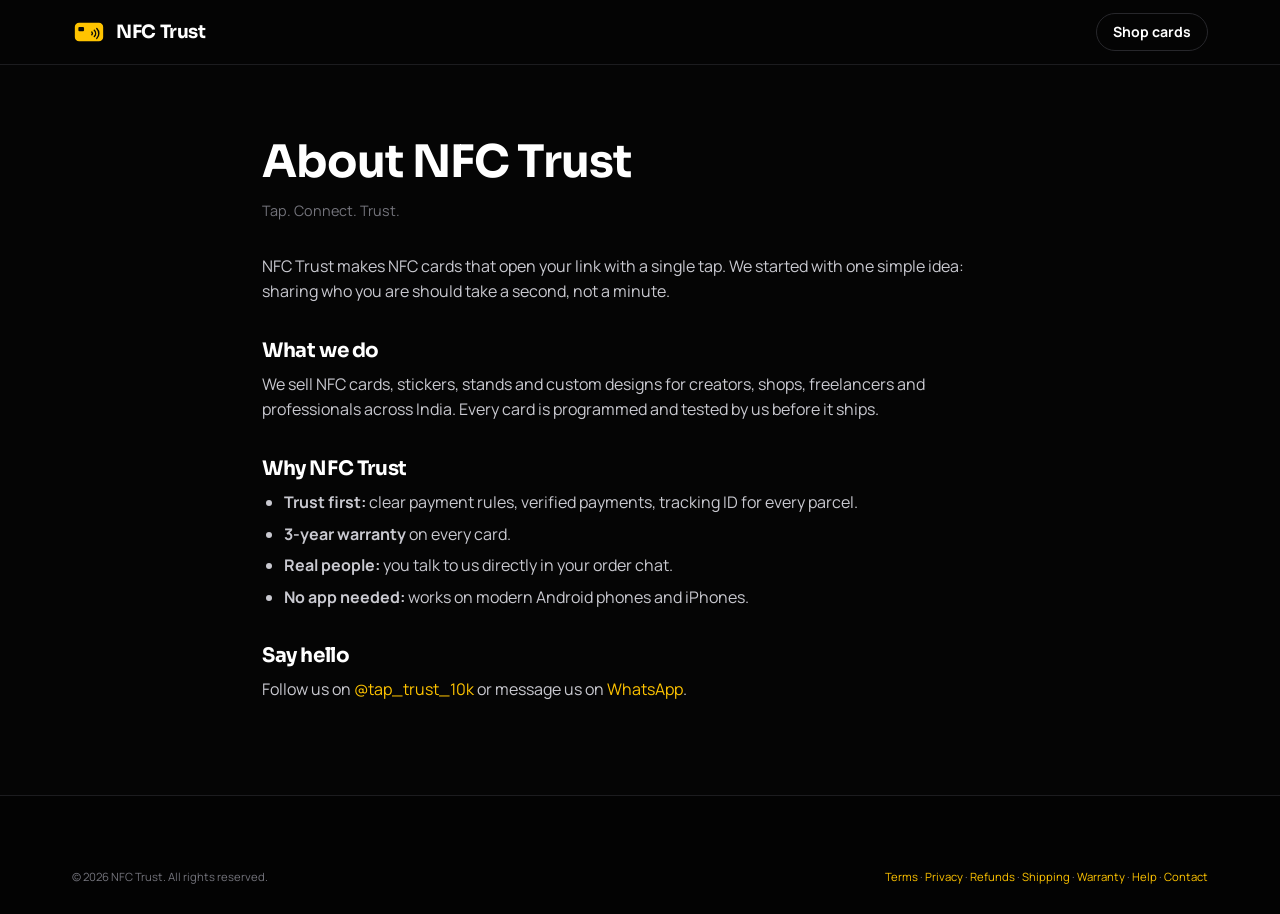
<file: about.html>
<!DOCTYPE html>
<html lang="en">
<head>
  <meta charset="utf-8">
  <meta name="viewport" content="width=device-width, initial-scale=1, viewport-fit=cover">
  <title>About NFC Trust | NFC Trust</title>
  <meta name="description" content="About NFC Trust, an Indian NFC card brand.">
  <meta name="theme-color" content="#050505">
  <link rel="icon" href="favicon.svg" type="image/svg+xml">
  <link rel="preconnect" href="https://fonts.googleapis.com">
  <link rel="preconnect" href="https://fonts.gstatic.com" crossorigin>
  <link href="https://fonts.googleapis.com/css2?family=Manrope:wght@400;500;600;700;800&family=Sora:wght@500;600;700;800&display=swap" rel="stylesheet">
  <link rel="stylesheet" href="variables.css">
  <link rel="stylesheet" href="base.css">
  <link rel="stylesheet" href="layout.css">
  <link rel="stylesheet" href="components.css">
</head>
<body>
  <header class="topbar">
    <div class="container topbar-in">
      <a class="logo" href="index.html" aria-label="NFC Trust home">
        <svg viewBox="0 0 96 96" aria-hidden="true"><rect x="8" y="22" width="80" height="52" rx="12" fill="#FFC400"/><rect x="18" y="34" width="16" height="12" rx="3" fill="#0a0a0a"/><g fill="none" stroke="#0a0a0a" stroke-width="4" stroke-linecap="round"><path d="M56 48a6 6 0 010 8"/><path d="M63 43a13 13 0 010 18"/><path d="M70 38a20 20 0 010 28"/></g></svg>
        <span>NFC Trust</span>
      </a>
      <div class="top-spacer"></div>
      <a class="btn btn-ghost btn-small" href="index.html#shop">Shop cards</a>
    </div>
  </header>

  <main class="doc">
    <h1>About NFC Trust</h1>
    <p class="doc-updated">Tap. Connect. Trust.</p>

    <p>NFC Trust makes NFC cards that open your link with a single tap. We started with one simple idea: sharing who you are should take a second, not a minute.</p>

    <h2>What we do</h2>
    <p>We sell NFC cards, stickers, stands and custom designs for creators, shops, freelancers and professionals across India. Every card is programmed and tested by us before it ships.</p>

    <h2>Why NFC Trust</h2>
    <ul>
      <li><b>Trust first:</b> clear payment rules, verified payments, tracking ID for every parcel.</li>
      <li><b><span data-warranty>3</span>-year warranty</b> on every card.</li>
      <li><b>Real people:</b> you talk to us directly in your order chat.</li>
      <li><b>No app needed:</b> works on modern Android phones and iPhones.</li>
    </ul>

    <h2>Say hello</h2>
    <p>Follow us on <a data-insta href="#" data-handle>@tap_trust</a> or message us on <a data-wa href="#">WhatsApp</a>.</p>

  </main>

  <footer class="footer">
    <div class="container">
      <div class="footer-bottom" style="margin-top:0;border-top:0;padding-top:0">
        <small>© <span data-year>2025</span> NFC Trust. All rights reserved.</small>
        <small>
          <a href="terms.html">Terms</a> · <a href="privacy.html">Privacy</a> · <a href="refund-policy.html">Refunds</a> · <a href="shipping-policy.html">Shipping</a> · <a href="warranty.html">Warranty</a> · <a href="help.html">Help</a> · <a href="contact.html">Contact</a>
        </small>
      </div>
    </div>
  </footer>
  <script type="module" src="page-shell.js"></script>
</body>
</html>
</file>
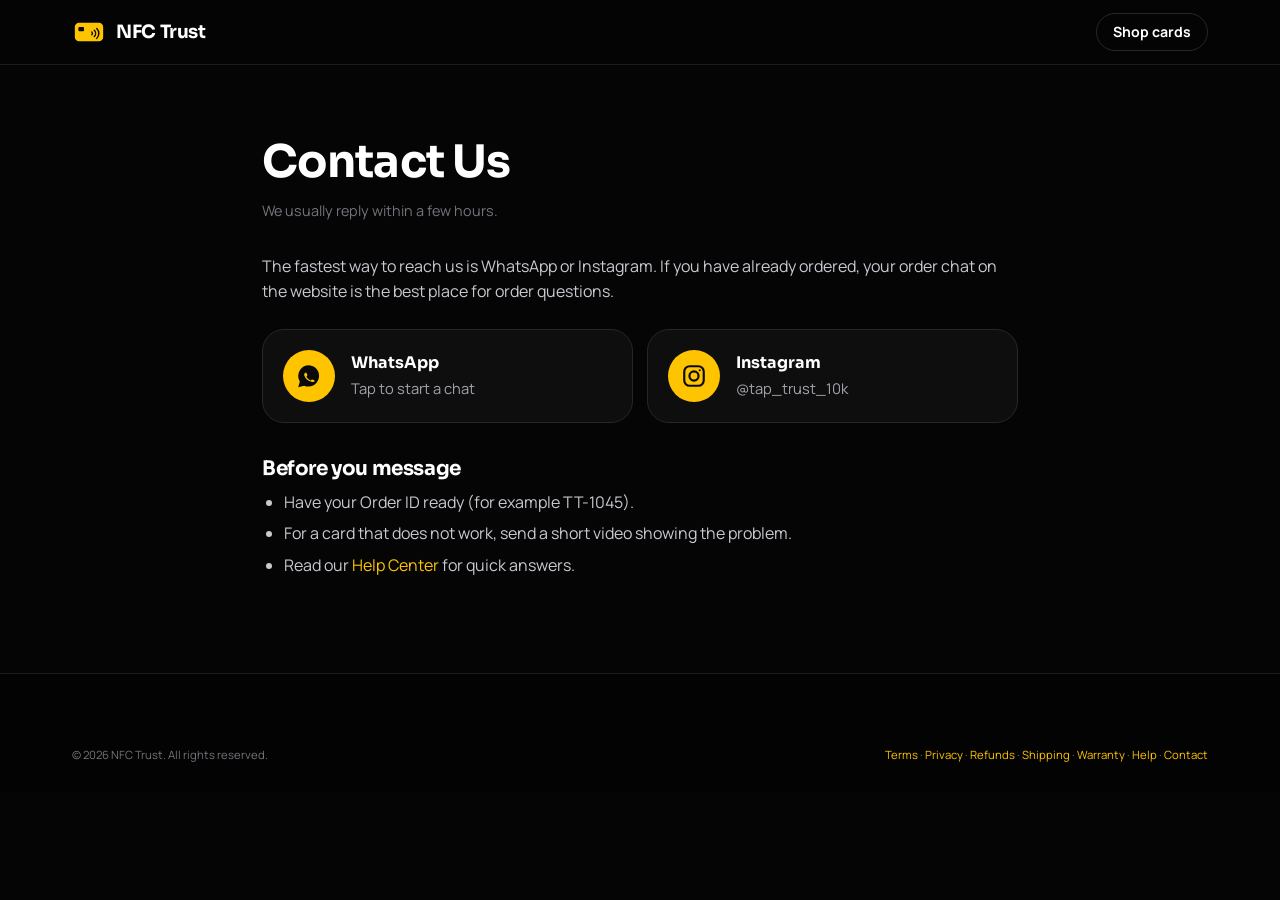
<file: contact.html>
<!DOCTYPE html>
<html lang="en">
<head>
  <meta charset="utf-8">
  <meta name="viewport" content="width=device-width, initial-scale=1, viewport-fit=cover">
  <title>Contact Us | NFC Trust</title>
  <meta name="description" content="Contact NFC Trust on WhatsApp or Instagram.">
  <meta name="theme-color" content="#050505">
  <link rel="icon" href="favicon.svg" type="image/svg+xml">
  <link rel="preconnect" href="https://fonts.googleapis.com">
  <link rel="preconnect" href="https://fonts.gstatic.com" crossorigin>
  <link href="https://fonts.googleapis.com/css2?family=Manrope:wght@400;500;600;700;800&family=Sora:wght@500;600;700;800&display=swap" rel="stylesheet">
  <link rel="stylesheet" href="variables.css">
  <link rel="stylesheet" href="base.css">
  <link rel="stylesheet" href="layout.css">
  <link rel="stylesheet" href="components.css">
</head>
<body>
  <header class="topbar">
    <div class="container topbar-in">
      <a class="logo" href="index.html" aria-label="NFC Trust home">
        <svg viewBox="0 0 96 96" aria-hidden="true"><rect x="8" y="22" width="80" height="52" rx="12" fill="#FFC400"/><rect x="18" y="34" width="16" height="12" rx="3" fill="#0a0a0a"/><g fill="none" stroke="#0a0a0a" stroke-width="4" stroke-linecap="round"><path d="M56 48a6 6 0 010 8"/><path d="M63 43a13 13 0 010 18"/><path d="M70 38a20 20 0 010 28"/></g></svg>
        <span>NFC Trust</span>
      </a>
      <div class="top-spacer"></div>
      <a class="btn btn-ghost btn-small" href="index.html#shop">Shop cards</a>
    </div>
  </header>

  <main class="doc">
    <h1>Contact Us</h1>
    <p class="doc-updated">We usually reply within a few hours.</p>

    <p>The fastest way to reach us is WhatsApp or Instagram. If you have already ordered, your order chat on the website is the best place for order questions.</p>

    <div class="contact-cards">
      <a class="contact-card" data-wa href="#">
        <span class="ci"><svg viewBox="0 0 24 24" width="26" height="26" fill="currentColor"><path d="M12.04 2a9.9 9.9 0 00-8.5 15l-1.5 5.4 5.5-1.4A9.9 9.9 0 1012.04 2zm5.8 14.1c-.25.7-1.4 1.3-1.95 1.35-.5.05-1.1.07-1.8-.12a11 11 0 01-4.3-2.4 8.6 8.6 0 01-2.1-3.3c-.4-1.1.1-2 .5-2.4.2-.2.4-.3.6-.3h.4c.15 0 .35 0 .5.4l.75 1.8c.05.15.1.3 0 .45l-.3.4-.35.35c-.1.1-.2.25-.1.45a6.3 6.3 0 001.7 2.1 7 7 0 002 1.25c.2.1.35.1.45 0l.7-.85c.15-.2.3-.15.5-.1l1.7.8c.2.1.35.15.4.25.1.2.1.8-.15 1.4z"/></svg></span>
        <div><strong>WhatsApp</strong><span>Tap to start a chat</span></div>
      </a>
      <a class="contact-card" data-insta href="#">
        <span class="ci"><svg viewBox="0 0 24 24" width="26" height="26" fill="none" stroke="currentColor" stroke-width="2"><rect x="3" y="3" width="18" height="18" rx="5"/><circle cx="12" cy="12" r="4.2"/><circle cx="17.3" cy="6.7" r="1" fill="currentColor" stroke="none"/></svg></span>
        <div><strong>Instagram</strong><span data-handle>@tap_trust</span></div>
      </a>
    </div>

    <h2>Before you message</h2>
    <ul>
      <li>Have your Order ID ready (for example TT-1045).</li>
      <li>For a card that does not work, send a short video showing the problem.</li>
      <li>Read our <a href="help.html">Help Center</a> for quick answers.</li>
    </ul>

  </main>

  <footer class="footer">
    <div class="container">
      <div class="footer-bottom" style="margin-top:0;border-top:0;padding-top:0">
        <small>© <span data-year>2025</span> NFC Trust. All rights reserved.</small>
        <small>
          <a href="terms.html">Terms</a> · <a href="privacy.html">Privacy</a> · <a href="refund-policy.html">Refunds</a> · <a href="shipping-policy.html">Shipping</a> · <a href="warranty.html">Warranty</a> · <a href="help.html">Help</a> · <a href="contact.html">Contact</a>
        </small>
      </div>
    </div>
  </footer>
  <script type="module" src="page-shell.js"></script>
</body>
</html>
</file>
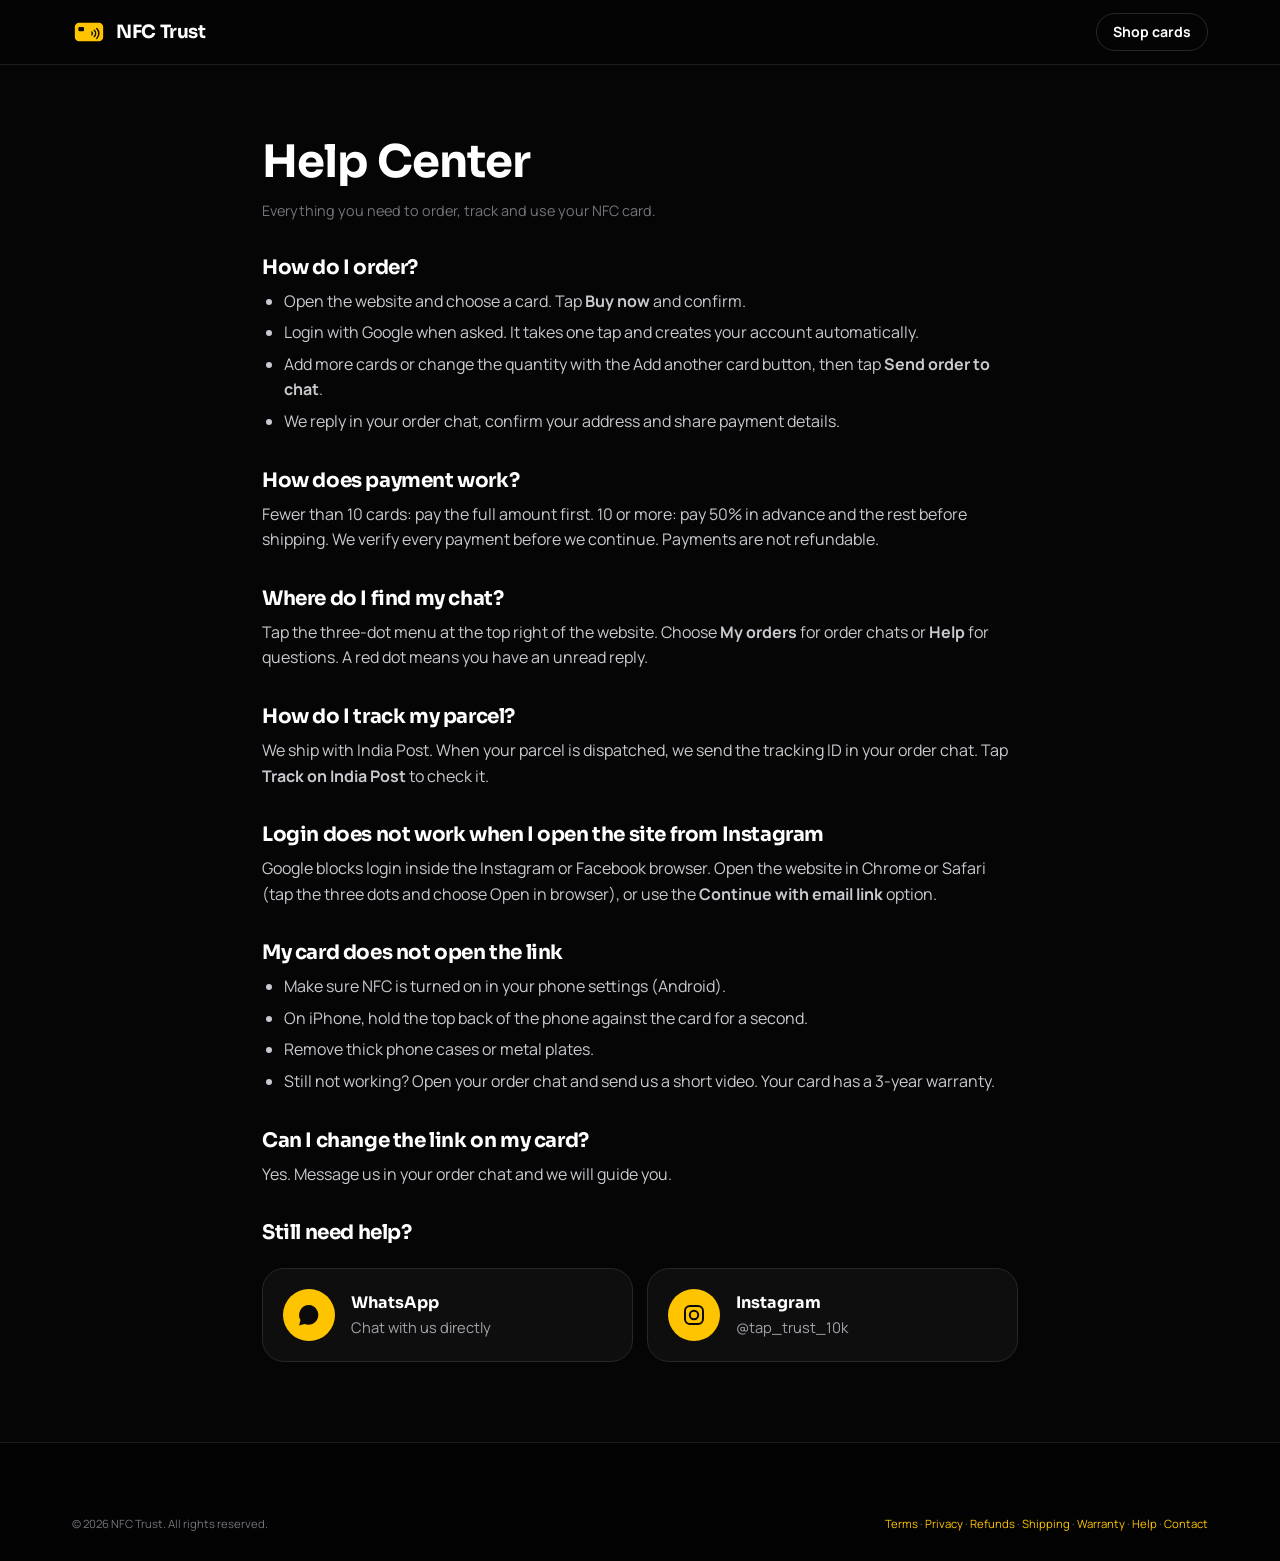
<file: help.html>
<!DOCTYPE html>
<html lang="en">
<head>
  <meta charset="utf-8">
  <meta name="viewport" content="width=device-width, initial-scale=1, viewport-fit=cover">
  <title>Help Center | NFC Trust</title>
  <meta name="description" content="Answers to common questions about NFC Trust NFC cards.">
  <meta name="theme-color" content="#050505">
  <link rel="icon" href="favicon.svg" type="image/svg+xml">
  <link rel="preconnect" href="https://fonts.googleapis.com">
  <link rel="preconnect" href="https://fonts.gstatic.com" crossorigin>
  <link href="https://fonts.googleapis.com/css2?family=Manrope:wght@400;500;600;700;800&family=Sora:wght@500;600;700;800&display=swap" rel="stylesheet">
  <link rel="stylesheet" href="variables.css">
  <link rel="stylesheet" href="base.css">
  <link rel="stylesheet" href="layout.css">
  <link rel="stylesheet" href="components.css">
</head>
<body>
  <header class="topbar">
    <div class="container topbar-in">
      <a class="logo" href="index.html" aria-label="NFC Trust home">
        <svg viewBox="0 0 96 96" aria-hidden="true"><rect x="8" y="22" width="80" height="52" rx="12" fill="#FFC400"/><rect x="18" y="34" width="16" height="12" rx="3" fill="#0a0a0a"/><g fill="none" stroke="#0a0a0a" stroke-width="4" stroke-linecap="round"><path d="M56 48a6 6 0 010 8"/><path d="M63 43a13 13 0 010 18"/><path d="M70 38a20 20 0 010 28"/></g></svg>
        <span>NFC Trust</span>
      </a>
      <div class="top-spacer"></div>
      <a class="btn btn-ghost btn-small" href="index.html#shop">Shop cards</a>
    </div>
  </header>

  <main class="doc">
    <h1>Help Center</h1>
    <p class="doc-updated">Everything you need to order, track and use your NFC card.</p>

    <h2>How do I order?</h2>
    <ul>
      <li>Open the website and choose a card. Tap <b>Buy now</b> and confirm.</li>
      <li>Login with Google when asked. It takes one tap and creates your account automatically.</li>
      <li>Add more cards or change the quantity with the Add another card button, then tap <b>Send order to chat</b>.</li>
      <li>We reply in your order chat, confirm your address and share payment details.</li>
    </ul>

    <h2>How does payment work?</h2>
    <p>Fewer than <span data-bulk>10</span> cards: pay the full amount first. <span data-bulk>10</span> or more: pay <span data-advance>50</span>% in advance and the rest before shipping. We verify every payment before we continue. Payments are not refundable.</p>

    <h2>Where do I find my chat?</h2>
    <p>Tap the three-dot menu at the top right of the website. Choose <b>My orders</b> for order chats or <b>Help</b> for questions. A red dot means you have an unread reply.</p>

    <h2>How do I track my parcel?</h2>
    <p>We ship with India Post. When your parcel is dispatched, we send the tracking ID in your order chat. Tap <b>Track on India Post</b> to check it.</p>

    <h2>Login does not work when I open the site from Instagram</h2>
    <p>Google blocks login inside the Instagram or Facebook browser. Open the website in Chrome or Safari (tap the three dots and choose Open in browser), or use the <b>Continue with email link</b> option.</p>

    <h2>My card does not open the link</h2>
    <ul>
      <li>Make sure NFC is turned on in your phone settings (Android).</li>
      <li>On iPhone, hold the top back of the phone against the card for a second.</li>
      <li>Remove thick phone cases or metal plates.</li>
      <li>Still not working? Open your order chat and send us a short video. Your card has a <span data-warranty>3</span>-year warranty.</li>
    </ul>

    <h2>Can I change the link on my card?</h2>
    <p>Yes. Message us in your order chat and we will guide you.</p>

    <h2>Still need help?</h2>
    <div class="contact-cards">
      <a class="contact-card" data-wa href="#"><span class="ci"><svg viewBox="0 0 24 24" width="24" height="24" fill="currentColor"><path d="M12.04 2a9.9 9.9 0 00-8.5 15l-1.5 5.4 5.5-1.4A9.9 9.9 0 1012.04 2z"/></svg></span><div><strong>WhatsApp</strong><span>Chat with us directly</span></div></a>
      <a class="contact-card" data-insta href="#"><span class="ci"><svg viewBox="0 0 24 24" width="24" height="24" fill="none" stroke="currentColor" stroke-width="2"><rect x="3" y="3" width="18" height="18" rx="5"/><circle cx="12" cy="12" r="4.2"/></svg></span><div><strong>Instagram</strong><span data-handle>@tap_trust</span></div></a>
    </div>

  </main>

  <footer class="footer">
    <div class="container">
      <div class="footer-bottom" style="margin-top:0;border-top:0;padding-top:0">
        <small>© <span data-year>2025</span> NFC Trust. All rights reserved.</small>
        <small>
          <a href="terms.html">Terms</a> · <a href="privacy.html">Privacy</a> · <a href="refund-policy.html">Refunds</a> · <a href="shipping-policy.html">Shipping</a> · <a href="warranty.html">Warranty</a> · <a href="help.html">Help</a> · <a href="contact.html">Contact</a>
        </small>
      </div>
    </div>
  </footer>
  <script type="module" src="page-shell.js"></script>
</body>
</html>
</file>
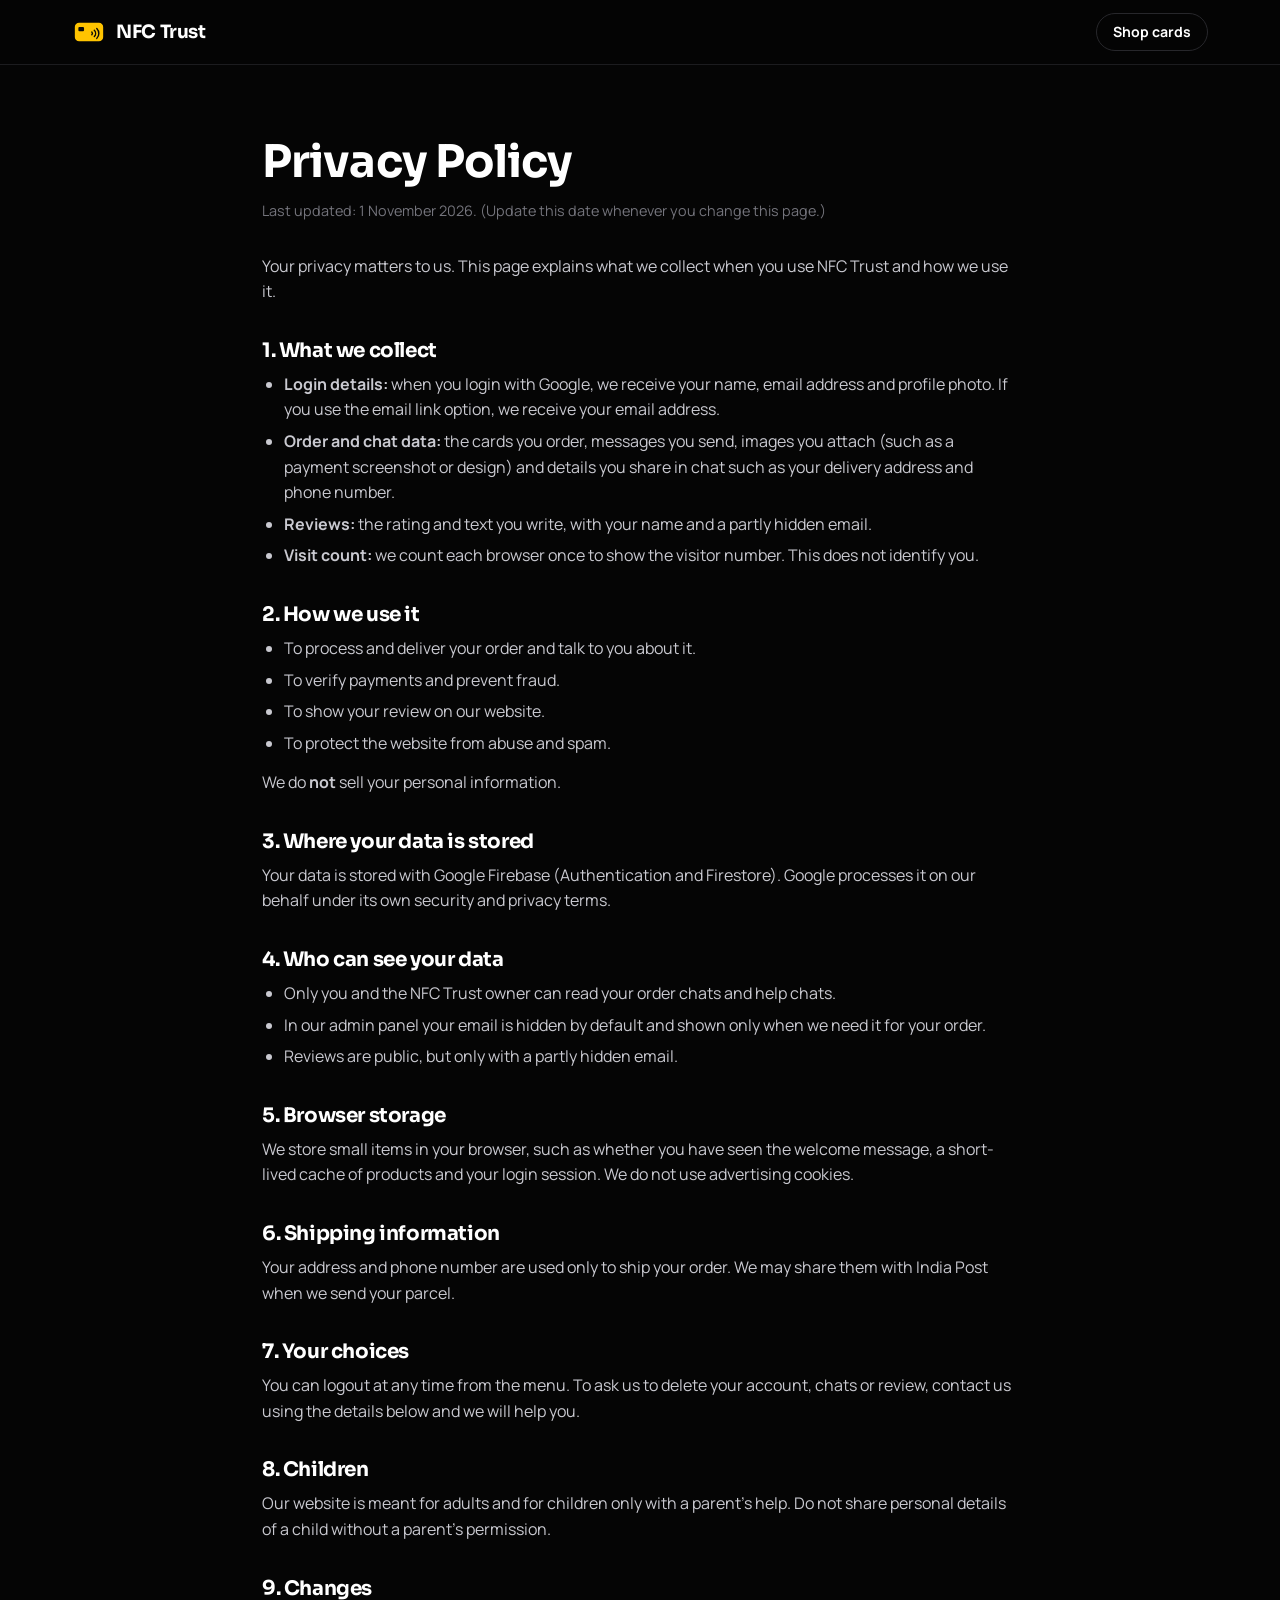
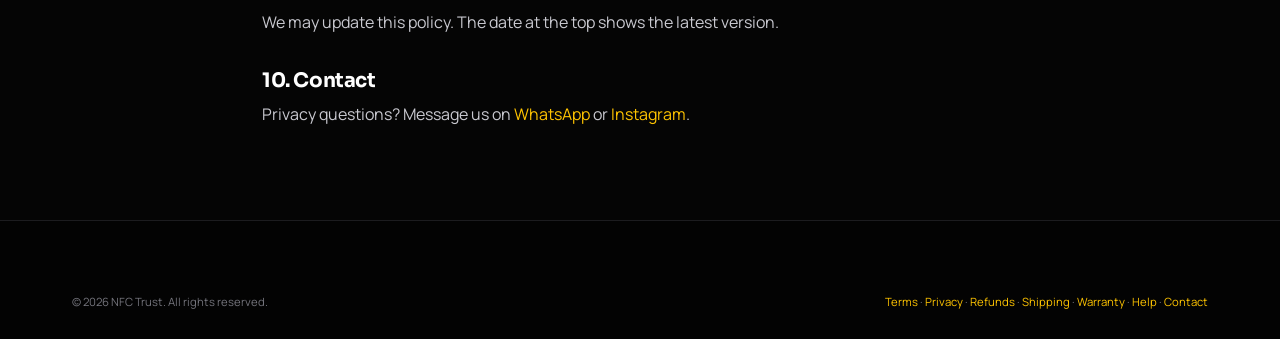
<file: privacy.html>
<!DOCTYPE html>
<html lang="en">
<head>
  <meta charset="utf-8">
  <meta name="viewport" content="width=device-width, initial-scale=1, viewport-fit=cover">
  <title>Privacy Policy | NFC Trust</title>
  <meta name="description" content="How NFC Trust collects and uses your information.">
  <meta name="theme-color" content="#050505">
  <link rel="icon" href="favicon.svg" type="image/svg+xml">
  <link rel="preconnect" href="https://fonts.googleapis.com">
  <link rel="preconnect" href="https://fonts.gstatic.com" crossorigin>
  <link href="https://fonts.googleapis.com/css2?family=Manrope:wght@400;500;600;700;800&family=Sora:wght@500;600;700;800&display=swap" rel="stylesheet">
  <link rel="stylesheet" href="variables.css">
  <link rel="stylesheet" href="base.css">
  <link rel="stylesheet" href="layout.css">
  <link rel="stylesheet" href="components.css">
</head>
<body>
  <header class="topbar">
    <div class="container topbar-in">
      <a class="logo" href="index.html" aria-label="NFC Trust home">
        <svg viewBox="0 0 96 96" aria-hidden="true"><rect x="8" y="22" width="80" height="52" rx="12" fill="#FFC400"/><rect x="18" y="34" width="16" height="12" rx="3" fill="#0a0a0a"/><g fill="none" stroke="#0a0a0a" stroke-width="4" stroke-linecap="round"><path d="M56 48a6 6 0 010 8"/><path d="M63 43a13 13 0 010 18"/><path d="M70 38a20 20 0 010 28"/></g></svg>
        <span>NFC Trust</span>
      </a>
      <div class="top-spacer"></div>
      <a class="btn btn-ghost btn-small" href="index.html#shop">Shop cards</a>
    </div>
  </header>

  <main class="doc">
    <h1>Privacy Policy</h1>
    <p class="doc-updated">Last updated: 1 November 2026. (Update this date whenever you change this page.)</p>

    <p>Your privacy matters to us. This page explains what we collect when you use NFC Trust and how we use it.</p>

    <h2>1. What we collect</h2>
    <ul>
      <li><b>Login details:</b> when you login with Google, we receive your name, email address and profile photo. If you use the email link option, we receive your email address.</li>
      <li><b>Order and chat data:</b> the cards you order, messages you send, images you attach (such as a payment screenshot or design) and details you share in chat such as your delivery address and phone number.</li>
      <li><b>Reviews:</b> the rating and text you write, with your name and a partly hidden email.</li>
      <li><b>Visit count:</b> we count each browser once to show the visitor number. This does not identify you.</li>
    </ul>

    <h2>2. How we use it</h2>
    <ul>
      <li>To process and deliver your order and talk to you about it.</li>
      <li>To verify payments and prevent fraud.</li>
      <li>To show your review on our website.</li>
      <li>To protect the website from abuse and spam.</li>
    </ul>
    <p>We do <b>not</b> sell your personal information.</p>

    <h2>3. Where your data is stored</h2>
    <p>Your data is stored with Google Firebase (Authentication and Firestore). Google processes it on our behalf under its own security and privacy terms.</p>

    <h2>4. Who can see your data</h2>
    <ul>
      <li>Only you and the NFC Trust owner can read your order chats and help chats.</li>
      <li>In our admin panel your email is hidden by default and shown only when we need it for your order.</li>
      <li>Reviews are public, but only with a partly hidden email.</li>
    </ul>

    <h2>5. Browser storage</h2>
    <p>We store small items in your browser, such as whether you have seen the welcome message, a short-lived cache of products and your login session. We do not use advertising cookies.</p>

    <h2>6. Shipping information</h2>
    <p>Your address and phone number are used only to ship your order. We may share them with India Post when we send your parcel.</p>

    <h2>7. Your choices</h2>
    <p>You can logout at any time from the menu. To ask us to delete your account, chats or review, contact us using the details below and we will help you.</p>

    <h2>8. Children</h2>
    <p>Our website is meant for adults and for children only with a parent's help. Do not share personal details of a child without a parent's permission.</p>

    <h2>9. Changes</h2>
    <p>We may update this policy. The date at the top shows the latest version.</p>

    <h2>10. Contact</h2>
    <p>Privacy questions? Message us on <a data-wa href="#">WhatsApp</a> or <a data-insta href="#">Instagram</a>.</p>

  </main>

  <footer class="footer">
    <div class="container">
      <div class="footer-bottom" style="margin-top:0;border-top:0;padding-top:0">
        <small>© <span data-year>2025</span> NFC Trust. All rights reserved.</small>
        <small>
          <a href="terms.html">Terms</a> · <a href="privacy.html">Privacy</a> · <a href="refund-policy.html">Refunds</a> · <a href="shipping-policy.html">Shipping</a> · <a href="warranty.html">Warranty</a> · <a href="help.html">Help</a> · <a href="contact.html">Contact</a>
        </small>
      </div>
    </div>
  </footer>
  <script type="module" src="page-shell.js"></script>
</body>
</html>
</file>
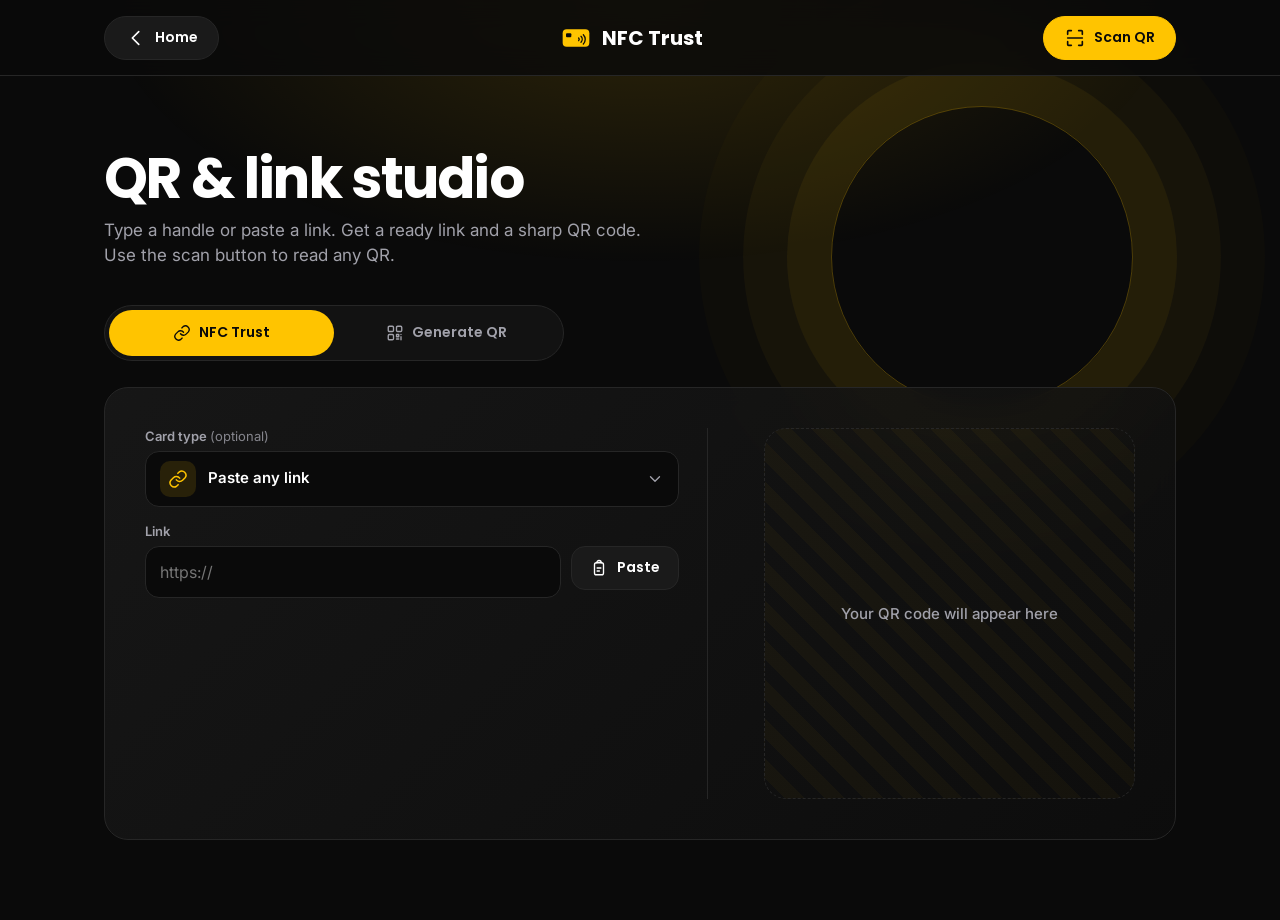
<file: qr.html>
<!DOCTYPE html>
<html lang="en">
<head>
<meta charset="utf-8">
<meta name="viewport" content="width=device-width,initial-scale=1,viewport-fit=cover">
<meta name="theme-color" content="#0A0A0A">
<title>QR &amp; Link Studio | NFC Trust</title>
<meta name="description" content="Make a link and a full HD QR code for Instagram, WhatsApp, YouTube, Wi-Fi, UPI and more. Scan any QR code too.">
<link rel="icon" href="favicon.svg" type="image/svg+xml">
<link rel="preconnect" href="https://fonts.googleapis.com">
<link rel="preconnect" href="https://fonts.gstatic.com" crossorigin>
<link href="https://fonts.googleapis.com/css2?family=Inter:wght@400;500;600&family=Poppins:wght@600;700&display=swap" rel="stylesheet">
<link rel="stylesheet" href="qr.css">
</head>
<body>

<header class="top">
  <a class="round" href="index.html" aria-label="Back to home" data-ic="back"></a>
  <a class="brand" href="index.html"><img src="logo.svg" alt="" width="32" height="32"><span>NFC Trust</span></a>
  <button class="round gold" id="scanBtn" type="button" aria-label="Scan a QR code" data-ic="scan"></button>
</header>

<main class="wrap">
  <h1>QR &amp; link studio</h1>
  <p class="sub">Type a handle or paste a link. Get a ready link and a sharp QR code. Use the scan button to read any QR.</p>

  <div class="tabs" data-i="0" role="tablist">
    <i class="ind"></i>
    <button class="tab" type="button" role="tab" aria-selected="true" data-ic="link" data-s="18">NFC Trust</button>
    <button class="tab" type="button" role="tab" aria-selected="false" data-ic="qr" data-s="18">Generate QR</button>
  </div>

  <div class="inapp" id="inapp" hidden>Downloads can fail inside Instagram or Facebook. Tap the menu and choose <b>Open in Chrome</b> or <b>Open in Safari</b>.</div>

  <!-- TAB 1 -->
  <section class="panel card in" id="p0" role="tabpanel">
    <div class="fld">
      <label for="ddBtn">Card type <i>(optional)</i></label>
      <div class="dd" id="dd">
        <button type="button" class="dd-btn" id="ddBtn" aria-haspopup="listbox" aria-expanded="false">
          <span class="ddi"></span><span class="ddl"></span><span class="chev" data-ic="chev" data-s="18"></span>
        </button>
        <ul class="dd-list" id="ddList" role="listbox" hidden></ul>
      </div>
    </div>

    <div class="paste" id="pasteBox">
      <div class="fld">
        <label for="link0">Link</label>
        <div class="prow">
          <input class="linkIn" id="link0" type="text" inputmode="url" autocomplete="off" autocapitalize="none" spellcheck="false" placeholder="https://">
          <button type="button" class="btn ghost sm pasteBtn" data-ic="paste" data-s="18">Paste</button>
        </div>
      </div>
    </div>

    <div class="fields" id="fields"></div>
    <div id="photoBox"></div>
    <button type="button" class="btn primary" id="genBtn" hidden>Generate link &amp; QR</button>
    <div class="resSlot"></div>
  </section>

  <!-- TAB 2 -->
  <section class="panel card" id="p1" role="tabpanel" hidden>
    <div class="paste">
      <div class="fld">
        <label for="link1">Paste your link</label>
        <div class="prow">
          <input class="linkIn" id="link1" type="text" inputmode="url" autocomplete="off" autocapitalize="none" spellcheck="false" placeholder="https://">
          <button type="button" class="btn ghost sm pasteBtn" data-ic="paste" data-s="18">Paste</button>
        </div>
      </div>
    </div>
    <div class="resSlot"></div>
  </section>
</main>

<template id="resT">
  <div class="res" hidden>
    <div class="qr-frame"><canvas aria-label="Generated QR code"></canvas></div>
    <div class="linkrow">
      <span class="linktxt"></span>
      <button type="button" class="round sm copy" aria-label="Copy link" data-ic="copy" data-s="18"></button>
      <button type="button" class="round sm open" aria-label="Open link" data-ic="open" data-s="18"></button>
    </div>
    <button type="button" class="btn primary dl" data-ic="download">Download HD QR</button>
    <p class="note">1920 × 1920 px · PNG · 1:1</p>
  </div>
</template>

<!-- Scanner -->
<div class="scan" id="scan" hidden role="dialog" aria-modal="true" aria-label="Scan QR code">
  <video id="cam" playsinline muted></video>
  <div class="reticle" aria-hidden="true"><b></b><b></b><b></b><b></b><i class="beam"></i></div>
  <button type="button" class="round close" id="scanClose" aria-label="Close scanner" data-ic="x"></button>
  <p class="camErr" id="camErr" hidden>Camera is not available. Allow camera access, or pick a photo from your gallery.</p>
  <div class="scanbar">
    <button type="button" class="btn ghost" id="scanGal" data-ic="image" data-s="20">Scan from gallery</button>
    <input type="file" id="scanFile" accept="image/*" hidden>
  </div>
  <div class="sheet" id="sheet" hidden>
    <p class="sheet-k">QR code says</p>
    <p class="sheet-v" id="sheetV"></p>
    <div class="sheet-b">
      <button type="button" class="btn primary sm" id="shVisit" data-ic="open" data-s="18">Visit link</button>
      <button type="button" class="btn ghost sm" id="shCopy" data-ic="copy" data-s="18">Copy</button>
      <button type="button" class="btn ghost sm" id="shMake" data-ic="qr" data-s="18">Make new QR</button>
      <button type="button" class="btn ghost sm" id="shAgain" data-ic="scan" data-s="18">Scan again</button>
    </div>
  </div>
</div>

<div class="toast" id="toast" role="status" aria-live="polite"></div>

<script src="qrcode.min.js"></script>
<script src="jsqr.min.js"></script>
<script src="qr-links.js"></script>
<script src="qr-engine.js"></script>
<script src="qr-scan.js"></script>
<script src="qr-page.js"></script>
</body>
</html>
</file>
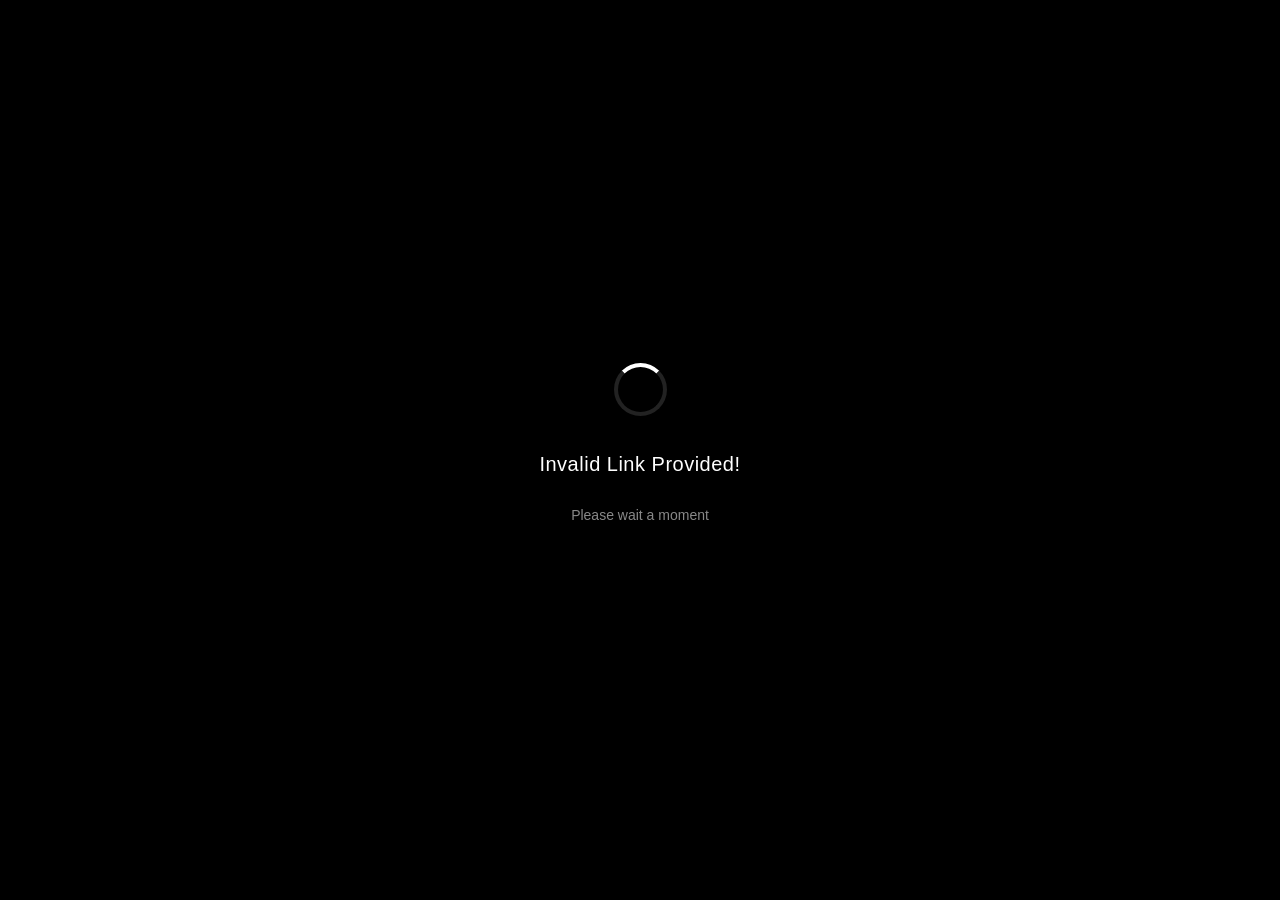
<file: redirect.html>
<!DOCTYPE html>
<html lang="en">
<head>
    <meta charset="UTF-8">
    <meta name="viewport" content="width=device-width, initial-scale=1.0">
    <title>Redirecting...</title>
    <style>
        body {
            background-color: #000000;
            color: #ffffff;
            font-family: -apple-system, BlinkMacSystemFont, 'Segoe UI', Roboto, Helvetica, Arial, sans-serif;
            display: flex;
            flex-direction: column;
            justify-content: center;
            align-items: center;
            height: 100vh;
            margin: 0;
            text-align: center;
        }
        .loader {
            border: 4px solid #222222;
            border-top: 4px solid #ffffff;
            border-radius: 50%;
            width: 45px;
            height: 45px;
            animation: spin 0.8s linear infinite;
            margin-bottom: 20px;
        }
        @keyframes spin {
            0% { transform: rotate(0deg); }
            100% { transform: rotate(360deg); }
        }
        h2 {
            font-weight: 500;
            font-size: 20px;
            letter-spacing: 0.5px;
        }
        p {
            color: #888888;
            font-size: 14px;
        }
    </style>
    <script>
        window.addEventListener('DOMContentLoaded', (event) => {
            const params = new URLSearchParams(window.location.search);
            const type = params.get('type');
            
            let targetUrl = '';
            let appIntent = '';

            if (type === 'ig') {
                const user = params.get('user');
                appIntent = `intent://instagram.com/_u/${user}/#Intent;package=com.instagram.android;scheme=https;end;`;
                targetUrl = `https://www.instagram.com/${user}`;
            } 
            else if (type === 'wa') {
                const to = params.get('to');
                const text = params.get('text') || '';
                appIntent = `whatsapp://send?phone=${to}&text=${encodeURIComponent(text)}`;
                targetUrl = `https://wa.me/${to}?text=${encodeURIComponent(text)}`;
            } 
            else if (type === 'yt') {
                const channel = params.get('channel');
                appIntent = `intent://www.youtube.com/@${channel}/#Intent;package=com.google.android.youtube;scheme=https;end;`;
                targetUrl = `https://www.youtube.com/@${channel}`;
            } 
            else if (type === 'fb') {
                const user = params.get('user');
                appIntent = `intent://facebook.com/${user}/#Intent;package=com.facebook.katana;scheme=https;end;`;
                targetUrl = `https://www.facebook.com/${user}`;
            } 
            else if (type === 'web' || type === 'menu' || type === 'custom') {
                targetUrl = params.get('url');
                appIntent = targetUrl;
            }
            else if (type === 'wifi') {
                const ssid = params.get('ssid');
                const pass = params.get('pass');
                // Wi-Fi Direct Connect URI
                targetUrl = `WIFI:S:${ssid};T:WPA;P:${pass};;`;
                appIntent = targetUrl;
            }

            if (appIntent) {
                // Turant app ya target par redirect karega
                window.location.href = appIntent;
                
                // Fallback agar app install na ho toh web version khol dega
                setTimeout(function() {
                    if (targetUrl) {
                        window.location.href = targetUrl;
                    }
                }, 800);
            } else {
                document.getElementById('status-text').innerText = "Invalid Link Provided!";
            }
        });
    </script>
</head>
<body>
    <div class="loader"></div>
    <h2 id="status-text">Opening App...</h2>
    <p>Please wait a moment</p>
</body>
</html>
</file>
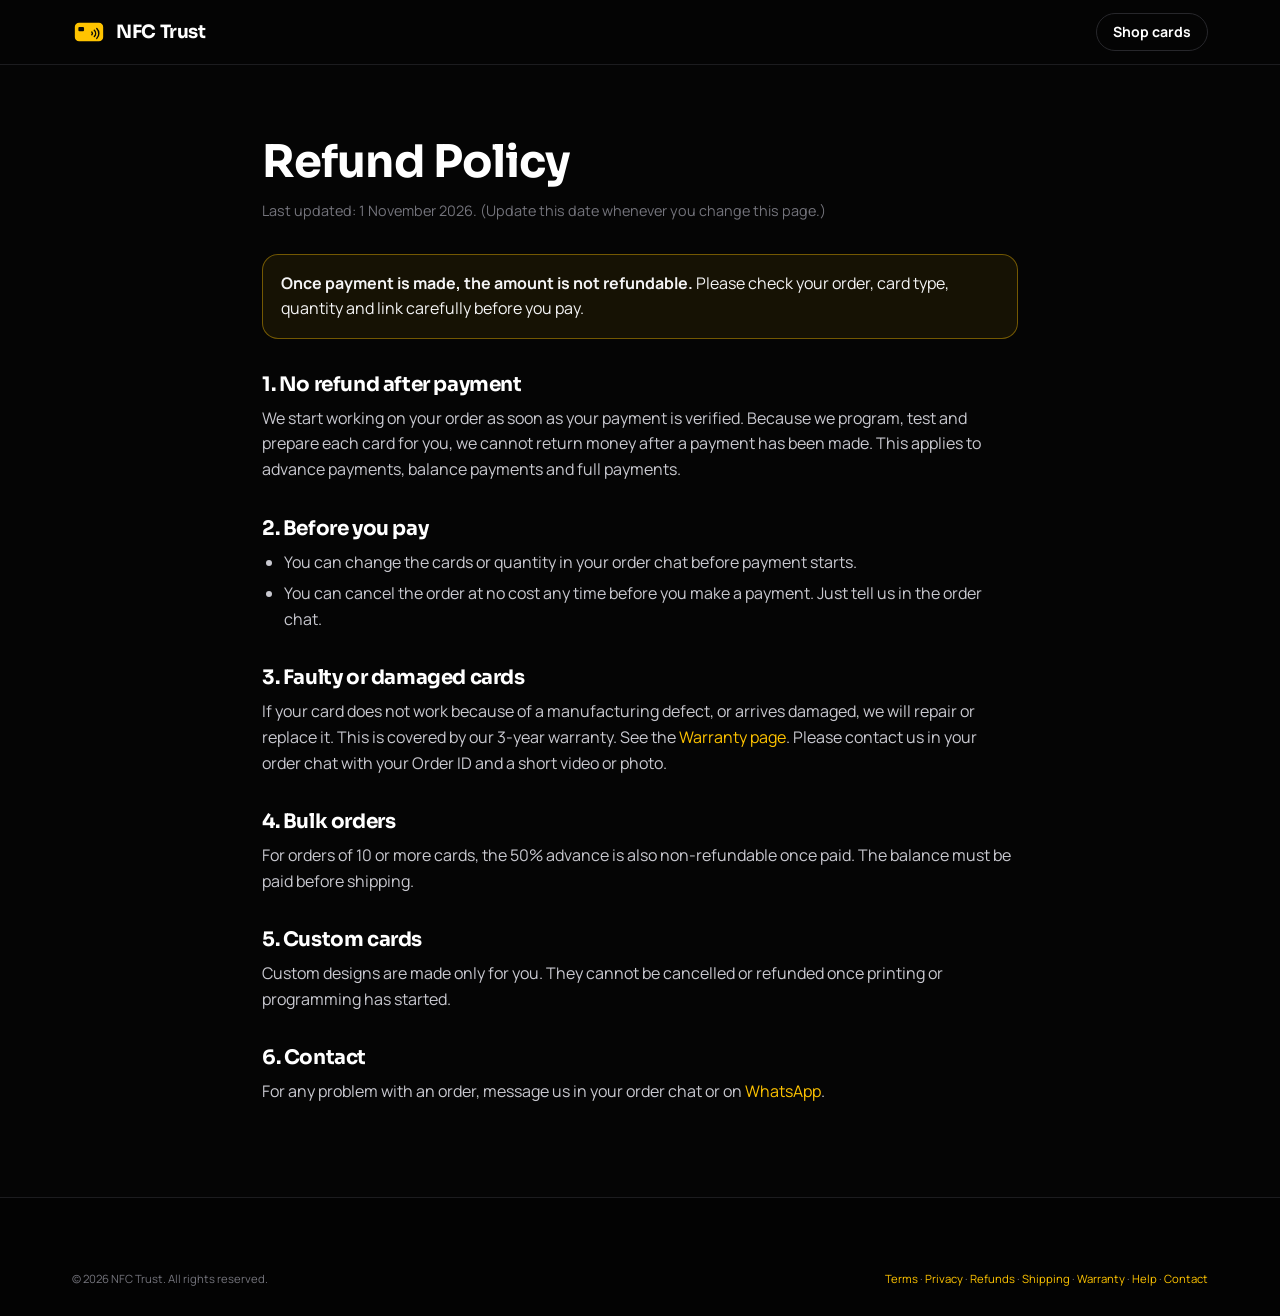
<file: refund-policy.html>
<!DOCTYPE html>
<html lang="en">
<head>
  <meta charset="utf-8">
  <meta name="viewport" content="width=device-width, initial-scale=1, viewport-fit=cover">
  <title>Refund Policy | NFC Trust</title>
  <meta name="description" content="NFC Trust refund and cancellation policy.">
  <meta name="theme-color" content="#050505">
  <link rel="icon" href="favicon.svg" type="image/svg+xml">
  <link rel="preconnect" href="https://fonts.googleapis.com">
  <link rel="preconnect" href="https://fonts.gstatic.com" crossorigin>
  <link href="https://fonts.googleapis.com/css2?family=Manrope:wght@400;500;600;700;800&family=Sora:wght@500;600;700;800&display=swap" rel="stylesheet">
  <link rel="stylesheet" href="variables.css">
  <link rel="stylesheet" href="base.css">
  <link rel="stylesheet" href="layout.css">
  <link rel="stylesheet" href="components.css">
</head>
<body>
  <header class="topbar">
    <div class="container topbar-in">
      <a class="logo" href="index.html" aria-label="NFC Trust home">
        <svg viewBox="0 0 96 96" aria-hidden="true"><rect x="8" y="22" width="80" height="52" rx="12" fill="#FFC400"/><rect x="18" y="34" width="16" height="12" rx="3" fill="#0a0a0a"/><g fill="none" stroke="#0a0a0a" stroke-width="4" stroke-linecap="round"><path d="M56 48a6 6 0 010 8"/><path d="M63 43a13 13 0 010 18"/><path d="M70 38a20 20 0 010 28"/></g></svg>
        <span>NFC Trust</span>
      </a>
      <div class="top-spacer"></div>
      <a class="btn btn-ghost btn-small" href="index.html#shop">Shop cards</a>
    </div>
  </header>

  <main class="doc">
    <h1>Refund Policy</h1>
    <p class="doc-updated">Last updated: 1 November 2026. (Update this date whenever you change this page.)</p>

    <div class="callout"><p><b>Once payment is made, the amount is not refundable.</b> Please check your order, card type, quantity and link carefully before you pay.</p></div>

    <h2>1. No refund after payment</h2>
    <p>We start working on your order as soon as your payment is verified. Because we program, test and prepare each card for you, we cannot return money after a payment has been made. This applies to advance payments, balance payments and full payments.</p>

    <h2>2. Before you pay</h2>
    <ul>
      <li>You can change the cards or quantity in your order chat before payment starts.</li>
      <li>You can cancel the order at no cost any time before you make a payment. Just tell us in the order chat.</li>
    </ul>

    <h2>3. Faulty or damaged cards</h2>
    <p>If your card does not work because of a manufacturing defect, or arrives damaged, we will repair or replace it. This is covered by our <span data-warranty>3</span>-year warranty. See the <a href="warranty.html">Warranty page</a>. Please contact us in your order chat with your Order ID and a short video or photo.</p>

    <h2>4. Bulk orders</h2>
    <p>For orders of <span data-bulk>10</span> or more cards, the <span data-advance>50</span>% advance is also non-refundable once paid. The balance must be paid before shipping.</p>

    <h2>5. Custom cards</h2>
    <p>Custom designs are made only for you. They cannot be cancelled or refunded once printing or programming has started.</p>

    <h2>6. Contact</h2>
    <p>For any problem with an order, message us in your order chat or on <a data-wa href="#">WhatsApp</a>.</p>

  </main>

  <footer class="footer">
    <div class="container">
      <div class="footer-bottom" style="margin-top:0;border-top:0;padding-top:0">
        <small>© <span data-year>2025</span> NFC Trust. All rights reserved.</small>
        <small>
          <a href="terms.html">Terms</a> · <a href="privacy.html">Privacy</a> · <a href="refund-policy.html">Refunds</a> · <a href="shipping-policy.html">Shipping</a> · <a href="warranty.html">Warranty</a> · <a href="help.html">Help</a> · <a href="contact.html">Contact</a>
        </small>
      </div>
    </div>
  </footer>
  <script type="module" src="page-shell.js"></script>
</body>
</html>
</file>
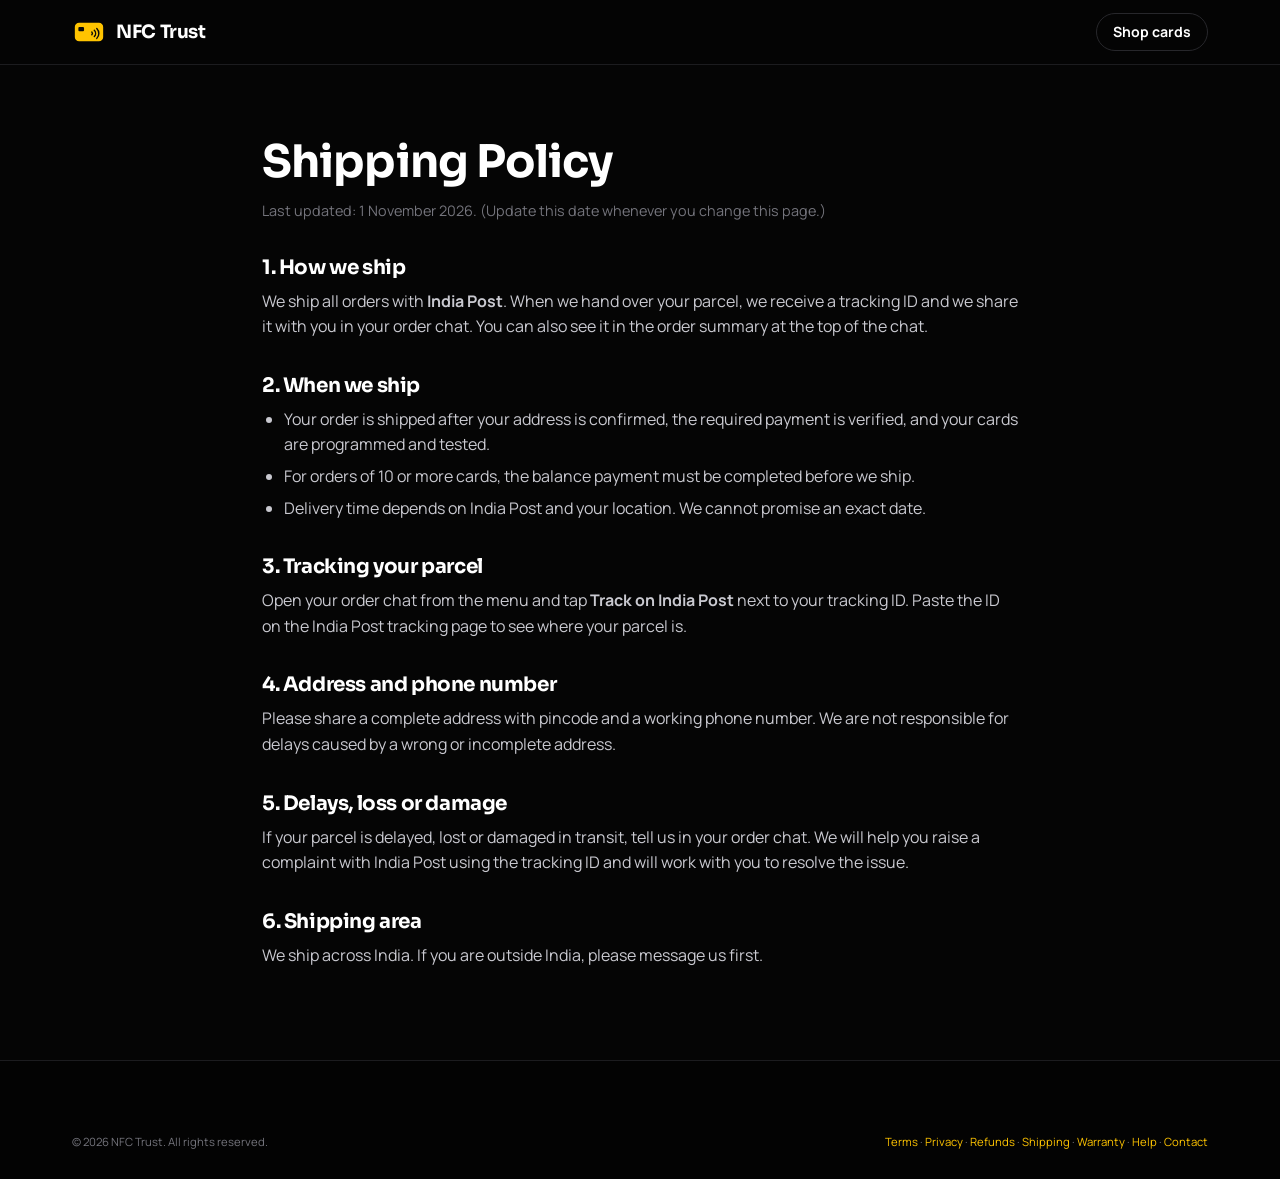
<file: shipping-policy.html>
<!DOCTYPE html>
<html lang="en">
<head>
  <meta charset="utf-8">
  <meta name="viewport" content="width=device-width, initial-scale=1, viewport-fit=cover">
  <title>Shipping Policy | NFC Trust</title>
  <meta name="description" content="How NFC Trust ships NFC cards with India Post.">
  <meta name="theme-color" content="#050505">
  <link rel="icon" href="favicon.svg" type="image/svg+xml">
  <link rel="preconnect" href="https://fonts.googleapis.com">
  <link rel="preconnect" href="https://fonts.gstatic.com" crossorigin>
  <link href="https://fonts.googleapis.com/css2?family=Manrope:wght@400;500;600;700;800&family=Sora:wght@500;600;700;800&display=swap" rel="stylesheet">
  <link rel="stylesheet" href="variables.css">
  <link rel="stylesheet" href="base.css">
  <link rel="stylesheet" href="layout.css">
  <link rel="stylesheet" href="components.css">
</head>
<body>
  <header class="topbar">
    <div class="container topbar-in">
      <a class="logo" href="index.html" aria-label="NFC Trust home">
        <svg viewBox="0 0 96 96" aria-hidden="true"><rect x="8" y="22" width="80" height="52" rx="12" fill="#FFC400"/><rect x="18" y="34" width="16" height="12" rx="3" fill="#0a0a0a"/><g fill="none" stroke="#0a0a0a" stroke-width="4" stroke-linecap="round"><path d="M56 48a6 6 0 010 8"/><path d="M63 43a13 13 0 010 18"/><path d="M70 38a20 20 0 010 28"/></g></svg>
        <span>NFC Trust</span>
      </a>
      <div class="top-spacer"></div>
      <a class="btn btn-ghost btn-small" href="index.html#shop">Shop cards</a>
    </div>
  </header>

  <main class="doc">
    <h1>Shipping Policy</h1>
    <p class="doc-updated">Last updated: 1 November 2026. (Update this date whenever you change this page.)</p>

    <h2>1. How we ship</h2>
    <p>We ship all orders with <b>India Post</b>. When we hand over your parcel, we receive a tracking ID and we share it with you in your order chat. You can also see it in the order summary at the top of the chat.</p>

    <h2>2. When we ship</h2>
    <ul>
      <li>Your order is shipped after your address is confirmed, the required payment is verified, and your cards are programmed and tested.</li>
      <li>For orders of <span data-bulk>10</span> or more cards, the balance payment must be completed before we ship.</li>
      <li>Delivery time depends on India Post and your location. We cannot promise an exact date.</li>
    </ul>

    <h2>3. Tracking your parcel</h2>
    <p>Open your order chat from the menu and tap <b>Track on India Post</b> next to your tracking ID. Paste the ID on the India Post tracking page to see where your parcel is.</p>

    <h2>4. Address and phone number</h2>
    <p>Please share a complete address with pincode and a working phone number. We are not responsible for delays caused by a wrong or incomplete address.</p>

    <h2>5. Delays, loss or damage</h2>
    <p>If your parcel is delayed, lost or damaged in transit, tell us in your order chat. We will help you raise a complaint with India Post using the tracking ID and will work with you to resolve the issue.</p>

    <h2>6. Shipping area</h2>
    <p>We ship across India. If you are outside India, please message us first.</p>

  </main>

  <footer class="footer">
    <div class="container">
      <div class="footer-bottom" style="margin-top:0;border-top:0;padding-top:0">
        <small>© <span data-year>2025</span> NFC Trust. All rights reserved.</small>
        <small>
          <a href="terms.html">Terms</a> · <a href="privacy.html">Privacy</a> · <a href="refund-policy.html">Refunds</a> · <a href="shipping-policy.html">Shipping</a> · <a href="warranty.html">Warranty</a> · <a href="help.html">Help</a> · <a href="contact.html">Contact</a>
        </small>
      </div>
    </div>
  </footer>
  <script type="module" src="page-shell.js"></script>
</body>
</html>
</file>
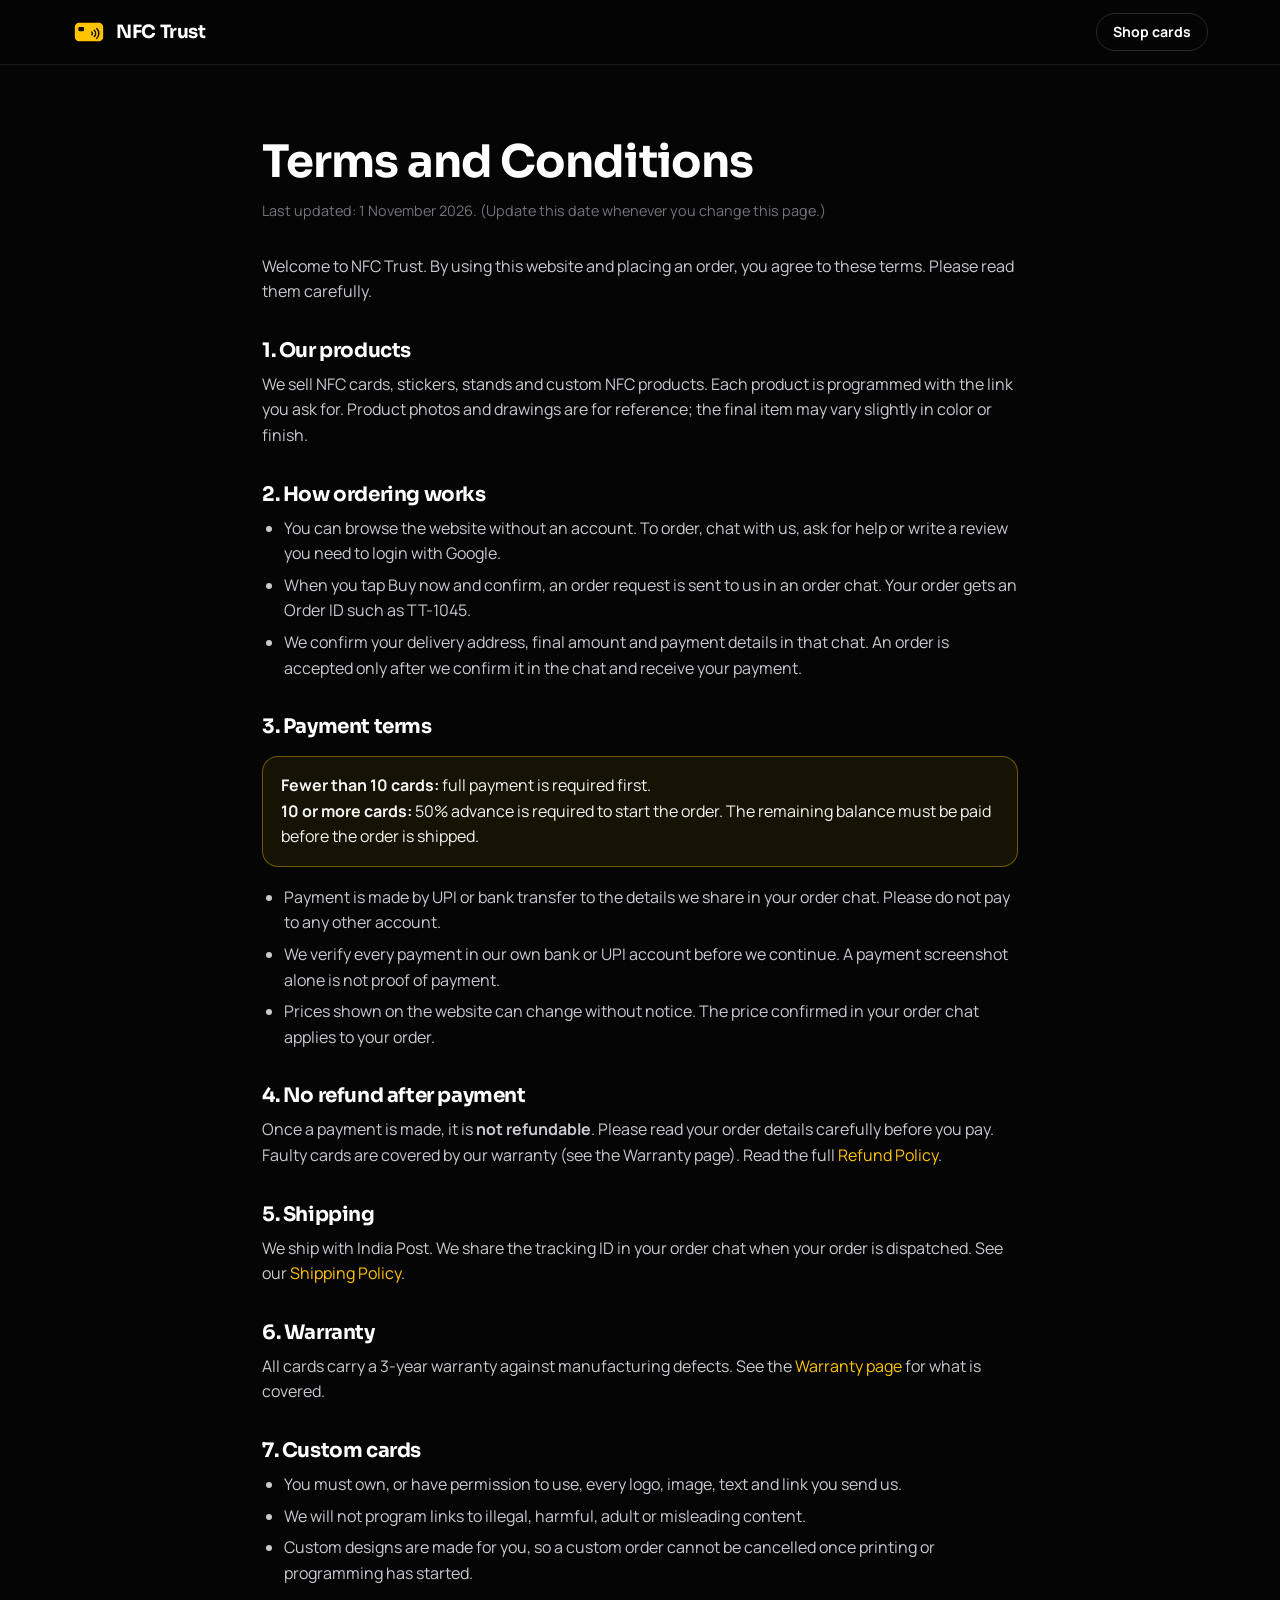
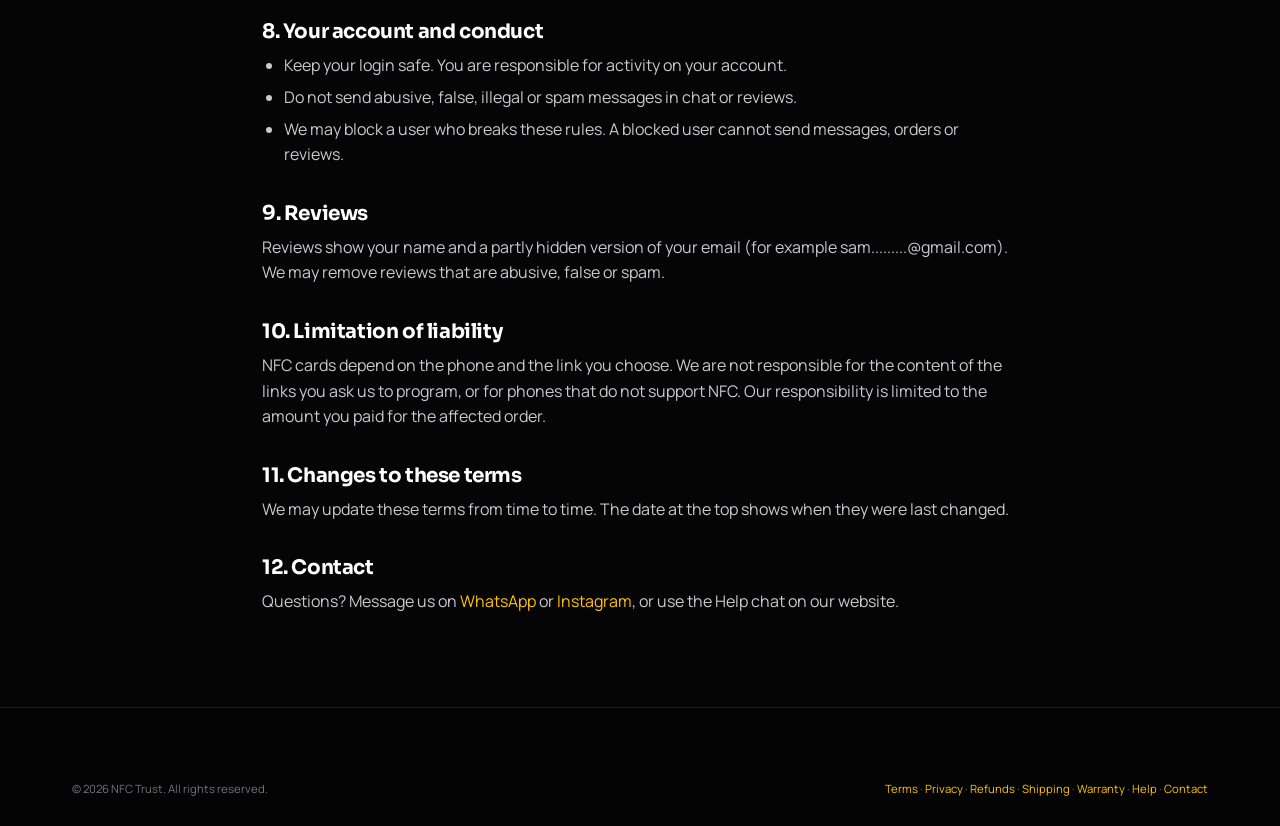
<file: terms.html>
<!DOCTYPE html>
<html lang="en">
<head>
  <meta charset="utf-8">
  <meta name="viewport" content="width=device-width, initial-scale=1, viewport-fit=cover">
  <title>Terms and Conditions | NFC Trust</title>
  <meta name="description" content="Terms for ordering NFC cards from NFC Trust.">
  <meta name="theme-color" content="#050505">
  <link rel="icon" href="favicon.svg" type="image/svg+xml">
  <link rel="preconnect" href="https://fonts.googleapis.com">
  <link rel="preconnect" href="https://fonts.gstatic.com" crossorigin>
  <link href="https://fonts.googleapis.com/css2?family=Manrope:wght@400;500;600;700;800&family=Sora:wght@500;600;700;800&display=swap" rel="stylesheet">
  <link rel="stylesheet" href="variables.css">
  <link rel="stylesheet" href="base.css">
  <link rel="stylesheet" href="layout.css">
  <link rel="stylesheet" href="components.css">
</head>
<body>
  <header class="topbar">
    <div class="container topbar-in">
      <a class="logo" href="index.html" aria-label="NFC Trust home">
        <svg viewBox="0 0 96 96" aria-hidden="true"><rect x="8" y="22" width="80" height="52" rx="12" fill="#FFC400"/><rect x="18" y="34" width="16" height="12" rx="3" fill="#0a0a0a"/><g fill="none" stroke="#0a0a0a" stroke-width="4" stroke-linecap="round"><path d="M56 48a6 6 0 010 8"/><path d="M63 43a13 13 0 010 18"/><path d="M70 38a20 20 0 010 28"/></g></svg>
        <span>NFC Trust</span>
      </a>
      <div class="top-spacer"></div>
      <a class="btn btn-ghost btn-small" href="index.html#shop">Shop cards</a>
    </div>
  </header>

  <main class="doc">
    <h1>Terms and Conditions</h1>
    <p class="doc-updated">Last updated: 1 November 2026. (Update this date whenever you change this page.)</p>

    <p>Welcome to NFC Trust. By using this website and placing an order, you agree to these terms. Please read them carefully.</p>

    <h2>1. Our products</h2>
    <p>We sell NFC cards, stickers, stands and custom NFC products. Each product is programmed with the link you ask for. Product photos and drawings are for reference; the final item may vary slightly in color or finish.</p>

    <h2>2. How ordering works</h2>
    <ul>
      <li>You can browse the website without an account. To order, chat with us, ask for help or write a review you need to login with Google.</li>
      <li>When you tap Buy now and confirm, an order request is sent to us in an order chat. Your order gets an Order ID such as TT-1045.</li>
      <li>We confirm your delivery address, final amount and payment details in that chat. An order is accepted only after we confirm it in the chat and receive your payment.</li>
    </ul>

    <h2>3. Payment terms</h2>
    <div class="callout"><p><b>Fewer than <span data-bulk>10</span> cards:</b> full payment is required first.<br><b><span data-bulk>10</span> or more cards:</b> <span data-advance>50</span>% advance is required to start the order. The remaining balance must be paid before the order is shipped.</p></div>
    <ul>
      <li>Payment is made by UPI or bank transfer to the details we share in your order chat. Please do not pay to any other account.</li>
      <li>We verify every payment in our own bank or UPI account before we continue. A payment screenshot alone is not proof of payment.</li>
      <li>Prices shown on the website can change without notice. The price confirmed in your order chat applies to your order.</li>
    </ul>

    <h2>4. No refund after payment</h2>
    <p>Once a payment is made, it is <b>not refundable</b>. Please read your order details carefully before you pay. Faulty cards are covered by our warranty (see the Warranty page). Read the full <a href="refund-policy.html">Refund Policy</a>.</p>

    <h2>5. Shipping</h2>
    <p>We ship with India Post. We share the tracking ID in your order chat when your order is dispatched. See our <a href="shipping-policy.html">Shipping Policy</a>.</p>

    <h2>6. Warranty</h2>
    <p>All cards carry a <span data-warranty>3</span>-year warranty against manufacturing defects. See the <a href="warranty.html">Warranty page</a> for what is covered.</p>

    <h2>7. Custom cards</h2>
    <ul>
      <li>You must own, or have permission to use, every logo, image, text and link you send us.</li>
      <li>We will not program links to illegal, harmful, adult or misleading content.</li>
      <li>Custom designs are made for you, so a custom order cannot be cancelled once printing or programming has started.</li>
    </ul>

    <h2>8. Your account and conduct</h2>
    <ul>
      <li>Keep your login safe. You are responsible for activity on your account.</li>
      <li>Do not send abusive, false, illegal or spam messages in chat or reviews.</li>
      <li>We may block a user who breaks these rules. A blocked user cannot send messages, orders or reviews.</li>
    </ul>

    <h2>9. Reviews</h2>
    <p>Reviews show your name and a partly hidden version of your email (for example sam.........@gmail.com). We may remove reviews that are abusive, false or spam.</p>

    <h2>10. Limitation of liability</h2>
    <p>NFC cards depend on the phone and the link you choose. We are not responsible for the content of the links you ask us to program, or for phones that do not support NFC. Our responsibility is limited to the amount you paid for the affected order.</p>

    <h2>11. Changes to these terms</h2>
    <p>We may update these terms from time to time. The date at the top shows when they were last changed.</p>

    <h2>12. Contact</h2>
    <p>Questions? Message us on <a data-wa href="#">WhatsApp</a> or <a data-insta href="#">Instagram</a>, or use the Help chat on our website.</p>

  </main>

  <footer class="footer">
    <div class="container">
      <div class="footer-bottom" style="margin-top:0;border-top:0;padding-top:0">
        <small>© <span data-year>2025</span> NFC Trust. All rights reserved.</small>
        <small>
          <a href="terms.html">Terms</a> · <a href="privacy.html">Privacy</a> · <a href="refund-policy.html">Refunds</a> · <a href="shipping-policy.html">Shipping</a> · <a href="warranty.html">Warranty</a> · <a href="help.html">Help</a> · <a href="contact.html">Contact</a>
        </small>
      </div>
    </div>
  </footer>
  <script type="module" src="page-shell.js"></script>
</body>
</html>
</file>
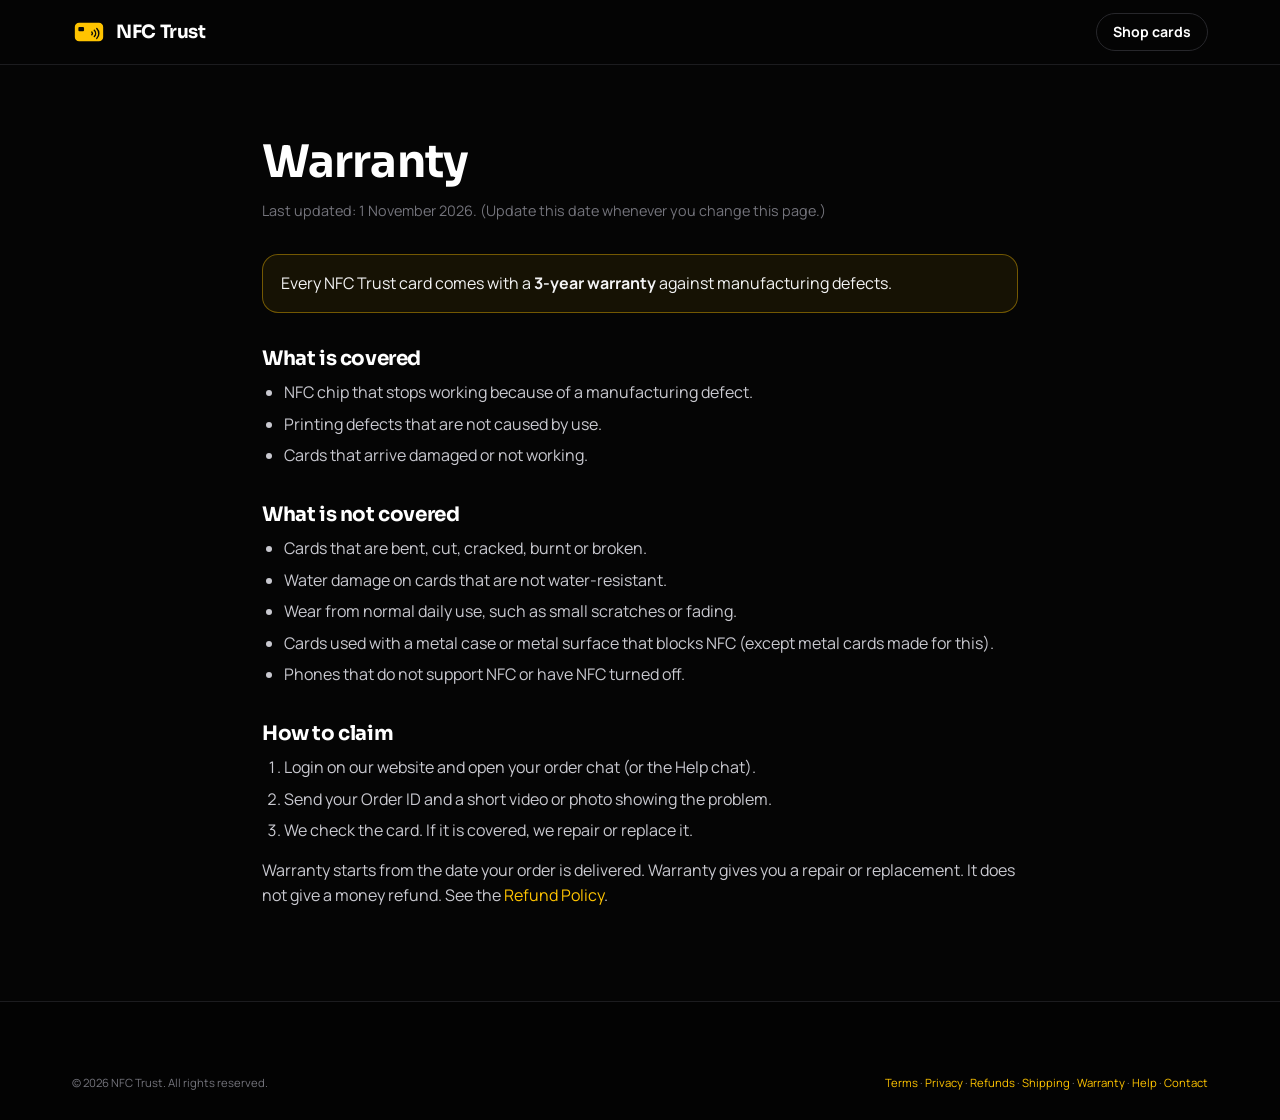
<file: warranty.html>
<!DOCTYPE html>
<html lang="en">
<head>
  <meta charset="utf-8">
  <meta name="viewport" content="width=device-width, initial-scale=1, viewport-fit=cover">
  <title>Warranty | NFC Trust</title>
  <meta name="description" content="3-year warranty on every NFC Trust NFC card.">
  <meta name="theme-color" content="#050505">
  <link rel="icon" href="favicon.svg" type="image/svg+xml">
  <link rel="preconnect" href="https://fonts.googleapis.com">
  <link rel="preconnect" href="https://fonts.gstatic.com" crossorigin>
  <link href="https://fonts.googleapis.com/css2?family=Manrope:wght@400;500;600;700;800&family=Sora:wght@500;600;700;800&display=swap" rel="stylesheet">
  <link rel="stylesheet" href="variables.css">
  <link rel="stylesheet" href="base.css">
  <link rel="stylesheet" href="layout.css">
  <link rel="stylesheet" href="components.css">
</head>
<body>
  <header class="topbar">
    <div class="container topbar-in">
      <a class="logo" href="index.html" aria-label="NFC Trust home">
        <svg viewBox="0 0 96 96" aria-hidden="true"><rect x="8" y="22" width="80" height="52" rx="12" fill="#FFC400"/><rect x="18" y="34" width="16" height="12" rx="3" fill="#0a0a0a"/><g fill="none" stroke="#0a0a0a" stroke-width="4" stroke-linecap="round"><path d="M56 48a6 6 0 010 8"/><path d="M63 43a13 13 0 010 18"/><path d="M70 38a20 20 0 010 28"/></g></svg>
        <span>NFC Trust</span>
      </a>
      <div class="top-spacer"></div>
      <a class="btn btn-ghost btn-small" href="index.html#shop">Shop cards</a>
    </div>
  </header>

  <main class="doc">
    <h1>Warranty</h1>
    <p class="doc-updated">Last updated: 1 November 2026. (Update this date whenever you change this page.)</p>

    <div class="callout"><p>Every NFC Trust card comes with a <b><span data-warranty>3</span>-year warranty</b> against manufacturing defects.</p></div>

    <h2>What is covered</h2>
    <ul>
      <li>NFC chip that stops working because of a manufacturing defect.</li>
      <li>Printing defects that are not caused by use.</li>
      <li>Cards that arrive damaged or not working.</li>
    </ul>

    <h2>What is not covered</h2>
    <ul>
      <li>Cards that are bent, cut, cracked, burnt or broken.</li>
      <li>Water damage on cards that are not water-resistant.</li>
      <li>Wear from normal daily use, such as small scratches or fading.</li>
      <li>Cards used with a metal case or metal surface that blocks NFC (except metal cards made for this).</li>
      <li>Phones that do not support NFC or have NFC turned off.</li>
    </ul>

    <h2>How to claim</h2>
    <ol style="list-style:decimal;padding-left:22px;margin-bottom:14px">
      <li>Login on our website and open your order chat (or the Help chat).</li>
      <li>Send your Order ID and a short video or photo showing the problem.</li>
      <li>We check the card. If it is covered, we repair or replace it.</li>
    </ol>
    <p>Warranty starts from the date your order is delivered. Warranty gives you a repair or replacement. It does not give a money refund. See the <a href="refund-policy.html">Refund Policy</a>.</p>

  </main>

  <footer class="footer">
    <div class="container">
      <div class="footer-bottom" style="margin-top:0;border-top:0;padding-top:0">
        <small>© <span data-year>2025</span> NFC Trust. All rights reserved.</small>
        <small>
          <a href="terms.html">Terms</a> · <a href="privacy.html">Privacy</a> · <a href="refund-policy.html">Refunds</a> · <a href="shipping-policy.html">Shipping</a> · <a href="warranty.html">Warranty</a> · <a href="help.html">Help</a> · <a href="contact.html">Contact</a>
        </small>
      </div>
    </div>
  </footer>
  <script type="module" src="page-shell.js"></script>
</body>
</html>
</file>
<file: variables.css>
/* ==========================================================================
   NFC Trust - variables.css
   सारे colors, fonts और sizes यहीं हैं। Theme बदलनी हो तो सिर्फ़ यहाँ बदलें।
   Theme: काला background + पीला (yellow) और सफ़ेद
   ========================================================================== */
:root {
  /* Colors */
  --bg: #050505;
  --surface: #0e0e0f;
  --surface-2: #151516;
  --surface-3: #1d1d20;
  --line: #27272b;
  --line-soft: #1c1c1f;
  --text: #ffffff;
  --muted: #a3a3ab;
  --muted-2: #74747c;
  --yellow: #ffc400;
  --yellow-2: #ffd84d;
  --yellow-deep: #c89600;
  --on-yellow: #0a0a0a;
  --success: #22c55e;
  --danger: #ef4444;
  --warn: #f59e0b;
  --info: #38bdf8;

  /* Fonts */
  --font-head: "Sora", "Segoe UI", system-ui, sans-serif;
  --font-body: "Manrope", "Segoe UI", system-ui, -apple-system, sans-serif;
  --font-mono: ui-monospace, "SFMono-Regular", Menlo, Consolas, monospace;

  /* Radius */
  --r-sm: 10px;
  --r-md: 16px;
  --r-lg: 22px;
  --r-pill: 999px;

  /* Layout */
  --container: 1200px;
  --gutter: clamp(16px, 4vw, 32px);
  --header-h: 64px;
  --safe-top: env(safe-area-inset-top, 0px);
  --safe-bottom: env(safe-area-inset-bottom, 0px);

  /* Shadows & glow */
  --shadow-lg: 0 24px 60px rgba(0, 0, 0, 0.6);
  --glow: 0 0 0 1px rgba(255, 196, 0, 0.35), 0 10px 40px rgba(255, 196, 0, 0.14);

  /* Motion */
  --ease: cubic-bezier(0.22, 1, 0.36, 1);
}
</file>
<file: base.css>
/* ==========================================================================
   NFC Trust - base.css
   Reset, typography, form fields और keyboard focus style।
   ========================================================================== */
*, *::before, *::after { box-sizing: border-box; }
html {
  -webkit-text-size-adjust: 100%;
  scroll-behavior: smooth;
  scroll-padding-top: calc(var(--header-h) + 12px);
  overflow-x: clip;
}
html.no-scroll, html.no-scroll body { overflow: hidden; }
body {
  margin: 0;
  min-height: 100vh;
  min-height: 100dvh;
  background: var(--bg);
  color: var(--text);
  font-family: var(--font-body);
  font-size: 16px;
  line-height: 1.6;
  overflow-x: clip;
  -webkit-font-smoothing: antialiased;
  text-rendering: optimizeLegibility;
}
img, svg, video { display: block; max-width: 100%; }
h1, h2, h3, h4 { font-family: var(--font-head); line-height: 1.15; margin: 0; letter-spacing: -0.02em; }
p { margin: 0; }
ul, ol { margin: 0; padding: 0; list-style: none; }
a { color: var(--yellow); text-decoration: none; }
a:hover { text-decoration: underline; }
button { font: inherit; color: inherit; cursor: pointer; border: 0; background: none; padding: 0; -webkit-tap-highlight-color: transparent; touch-action: manipulation; }
button:disabled { cursor: not-allowed; }
code { font-family: var(--font-mono); font-size: 0.92em; }
[hidden] { display: none !important; }
::selection { background: var(--yellow); color: var(--on-yellow); }

/* Keyboard focus */
:focus-visible { outline: 2px solid var(--yellow); outline-offset: 2px; border-radius: 6px; }

/* Scrollbar */
* { scrollbar-width: thin; scrollbar-color: #3a3a40 transparent; }
::-webkit-scrollbar { width: 8px; height: 8px; }
::-webkit-scrollbar-thumb { background: #3a3a40; border-radius: 8px; }

/* Forms */
.field { display: flex; flex-direction: column; gap: 6px; font-size: 0.9rem; color: var(--muted); }
.field > span { font-weight: 600; color: #d4d4d8; }
input, textarea, select {
  width: 100%;
  font: inherit;
  font-size: 16px; /* iPhone पर zoom न हो */
  color: var(--text);
  background: var(--surface-2);
  border: 1px solid var(--line);
  border-radius: var(--r-sm);
  padding: 12px 14px;
  transition: border-color 0.2s, box-shadow 0.2s;
}
textarea { resize: vertical; min-height: 44px; }
input::placeholder, textarea::placeholder { color: var(--muted-2); }
input:focus, textarea:focus, select:focus { outline: none; border-color: var(--yellow); box-shadow: 0 0 0 3px rgba(255, 196, 0, 0.18); }
select { appearance: none; background-image: url("data:image/svg+xml,%3Csvg xmlns='http://www.w3.org/2000/svg' width='12' height='8' fill='none' stroke='%23a3a3ab' stroke-width='2'%3E%3Cpath d='M1 1l5 5 5-5'/%3E%3C/svg%3E"); background-repeat: no-repeat; background-position: right 14px center; padding-right: 36px; }
input[type="checkbox"] { width: 18px; height: 18px; accent-color: var(--yellow); padding: 0; }
input[type="search"]::-webkit-search-cancel-button { filter: invert(1); }
.form-error { color: #ff8a8a; font-size: 0.9rem; }
.muted { color: var(--muted); font-size: 0.95rem; }
.fineprint { color: var(--muted-2); font-size: 0.8rem; line-height: 1.5; }
.center { text-align: center; }
.empty { color: var(--muted); padding: 24px 0; text-align: center; grid-column: 1 / -1; }

.sr-only { position: absolute; width: 1px; height: 1px; padding: 0; margin: -1px; overflow: hidden; clip: rect(0 0 0 0); white-space: nowrap; border: 0; }

@media (prefers-reduced-motion: reduce) {
  *, *::before, *::after { animation-duration: 0.001ms !important; animation-iteration-count: 1 !important; transition-duration: 0.001ms !important; scroll-behavior: auto !important; }
}
</file>
<file: layout.css>
/* ==========================================================================
   NFC Trust - layout.css
   Header, hero, sections, footer और responsive grid।
   Mobile-first: पहले छोटी screen, फिर बड़ी screen के लिए @media।
   ========================================================================== */
.container { width: 100%; max-width: var(--container); margin-inline: auto; padding-inline: var(--gutter); }
.section { padding-block: clamp(56px, 9vw, 112px); position: relative; }
.section--tight { padding-block: clamp(40px, 6vw, 72px); }
.section-head { max-width: 640px; margin-bottom: clamp(28px, 4vw, 48px); }
.section-head h2 { font-size: clamp(1.7rem, 4.6vw, 2.6rem); font-weight: 700; }
.section-head p { margin-top: 12px; color: var(--muted); font-size: clamp(1rem, 2.2vw, 1.1rem); }
.section-head--row { max-width: none; display: flex; flex-wrap: wrap; align-items: flex-end; justify-content: space-between; gap: 16px; }

/* ---------- Welcome popup ---------- */
.welcome {
  position: fixed; inset: 0; z-index: 400; display: grid; place-items: center;
  background: radial-gradient(circle at 50% 40%, rgba(255, 196, 0, 0.14), rgba(0, 0, 0, 0.96) 60%);
  backdrop-filter: blur(10px); -webkit-backdrop-filter: blur(10px);
  opacity: 0; pointer-events: none;
}
.welcome.is-in { opacity: 1; pointer-events: auto; transition: opacity 0.35s var(--ease); }
.welcome.is-out { opacity: 0; transition: opacity 0.5s var(--ease); }
.welcome-card { text-align: center; padding: 28px 32px; transform: scale(0.88); }
.welcome.is-in .welcome-card { transform: scale(1); transition: transform 0.6s var(--ease); }
.welcome-logo { width: 84px; height: 84px; margin: 0 auto 18px; }
.welcome h2 { font-size: clamp(1.5rem, 6vw, 2.2rem); }
.welcome p { color: var(--yellow); margin-top: 8px; font-weight: 600; letter-spacing: 0.02em; }

/* ---------- Announcement bar ---------- */
.announce { background: var(--yellow); color: var(--on-yellow); text-align: center; font-weight: 700; font-size: 0.9rem; padding: 8px var(--gutter); }

/* ---------- Header ---------- */
.topbar {
  position: sticky; top: 0; z-index: 90;
  padding-top: var(--safe-top);
  background: rgba(5, 5, 5, 0.82);
  backdrop-filter: blur(14px); -webkit-backdrop-filter: blur(14px);
  border-bottom: 1px solid var(--line-soft);
}
.topbar-in { height: var(--header-h); display: flex; align-items: center; gap: 12px; }
.logo { display: inline-flex; align-items: center; gap: 10px; color: var(--text); font-family: var(--font-head); font-weight: 700; font-size: 1.15rem; letter-spacing: -0.02em; }
.logo:hover { text-decoration: none; }
.logo svg { width: 34px; height: 34px; flex: none; }
.nav { display: none; margin-left: 20px; gap: 4px; }
.nav a { color: var(--muted); font-weight: 600; font-size: 0.95rem; padding: 8px 12px; border-radius: var(--r-pill); }
.nav a:hover { color: var(--text); background: var(--surface-2); text-decoration: none; }
.top-spacer { flex: 1; }
.top-stats { display: flex; gap: 8px; align-items: center; }
.stat-pill {
  display: inline-flex; align-items: center; gap: 7px; padding: 6px 12px; border-radius: var(--r-pill);
  background: var(--surface-2); border: 1px solid var(--line); font-size: 0.82rem; font-weight: 700; white-space: nowrap;
}
.stat-pill b { font-variant-numeric: tabular-nums; }
.stat-pill svg { width: 14px; height: 14px; color: var(--yellow); }
.live-dot { width: 8px; height: 8px; border-radius: 50%; background: var(--success); box-shadow: 0 0 0 0 rgba(34, 197, 94, 0.6); animation: pulse-green 2s infinite; }
#visit-pill .vis-label { color: var(--muted); font-weight: 600; }

.menu-wrap { position: relative; }
.menu-btn { position: relative; display: inline-flex; align-items: center; gap: 4px; height: 42px; min-width: 42px; padding: 0 6px; border-radius: var(--r-pill); background: var(--surface-2); border: 1px solid var(--line); justify-content: center; }
.menu-btn:hover { border-color: #3a3a40; }
#menu-avatar { width: 28px; height: 28px; border-radius: 50%; overflow: hidden; background: var(--yellow); color: var(--on-yellow); display: grid; place-items: center; font-weight: 800; font-size: 0.75rem; }
#menu-avatar img { width: 100%; height: 100%; object-fit: cover; }
.menu {
  position: absolute; right: 0; top: calc(100% + 10px); width: min(300px, calc(100vw - 2 * var(--gutter)));
  background: var(--surface); border: 1px solid var(--line); border-radius: var(--r-md); padding: 8px; box-shadow: var(--shadow-lg);
  transform-origin: top right; animation: pop-in 0.18s var(--ease); z-index: 100;
}
.menu > button, .menu > a {
  display: flex; align-items: center; gap: 12px; width: 100%; padding: 12px; border-radius: var(--r-sm);
  color: var(--text); font-weight: 600; font-size: 0.95rem; text-align: left; min-height: 44px;
}
.menu > button:hover, .menu > a:hover { background: var(--surface-2); text-decoration: none; }
.menu svg { color: var(--muted); flex: none; }
.menu span { flex: 1; }
.menu-strong { background: var(--yellow) !important; color: var(--on-yellow) !important; justify-content: flex-start; }
.menu-strong svg { color: var(--on-yellow) !important; }
.menu-danger, .menu-danger svg { color: #ff8a8a !important; }
.menu-user { padding: 10px 12px 12px; border-bottom: 1px solid var(--line); margin-bottom: 6px; display: flex; flex-direction: column; min-width: 0; }
.menu-user strong { font-size: 0.98rem; }
.menu-user span { color: var(--muted); font-size: 0.82rem; overflow: hidden; text-overflow: ellipsis; white-space: nowrap; }

/* ---------- Hero ---------- */
.hero { padding-block: clamp(36px, 7vw, 96px) clamp(48px, 8vw, 110px); overflow: hidden; position: relative; }
.hero::before {
  content: ""; position: absolute; width: 780px; height: 780px; right: -260px; top: -240px; border-radius: 50%;
  background: radial-gradient(circle, rgba(255, 196, 0, 0.16), transparent 62%); pointer-events: none;
}
.hero-grid { display: grid; gap: clamp(32px, 6vw, 64px); align-items: center; position: relative; }
.hero h1 { font-size: clamp(2.3rem, 8.6vw, 4.6rem); font-weight: 800; line-height: 1.02; letter-spacing: -0.035em; }
.hero h1 em { font-style: normal; color: var(--yellow); }
.hero-lead { margin-top: 20px; color: var(--muted); font-size: clamp(1.02rem, 2.6vw, 1.2rem); max-width: 520px; }
.hero-cta { display: flex; flex-wrap: wrap; gap: 12px; margin-top: 28px; }
.hero-points { display: flex; flex-wrap: wrap; gap: 8px 18px; margin-top: 28px; color: var(--muted); font-size: 0.9rem; font-weight: 600; }
.hero-points li { display: inline-flex; align-items: center; gap: 8px; }
.hero-points svg { color: var(--yellow); }

/* ---------- Hero demo: Card पीछे (एक ही जगह), Phone आगे आकर card के पास आता है ---------- */
.demo { position: relative; width: min(100%, 460px); aspect-ratio: 1 / 1; margin-inline: auto; }
.demo-glow { position: absolute; inset: 8% 6%; border-radius: 50%; background: radial-gradient(circle, rgba(255, 196, 0, 0.22), transparent 65%); filter: blur(10px); }

/* CARD (पीछे, हिलता नहीं). card.png portrait हो या landscape, दोनों सही बैठेगा */
.tapcard { position: absolute; left: 0; top: 18%; width: 64%; height: 64%; z-index: 1; transform: rotate(-5deg); }
.tapcard-img { width: 100%; height: 100%; object-fit: contain; object-position: left center; filter: drop-shadow(0 22px 34px rgba(0, 0, 0, 0.65)); }
/* card.png न मिले तो यह drawn card दिखता है */
.tapcard-fallback {
  position: absolute; left: 0; top: 50%; width: 100%; aspect-ratio: 1.586; transform: translateY(-50%); border-radius: 6% / 9.5%;
  background: linear-gradient(135deg, #26262a, #0a0a0b); border: 1px solid rgba(255, 196, 0, 0.45);
  box-shadow: 0 18px 40px rgba(0, 0, 0, 0.6); overflow: hidden;
}
.tapcard-fallback::after { content: ""; position: absolute; left: 0; right: 0; bottom: 0; height: 17%; background: var(--yellow); }
.tapcard-chip { position: absolute; left: 9%; top: 18%; width: 17%; aspect-ratio: 1.3; border-radius: 12%; background: linear-gradient(135deg, #ffe27a, #c8940a); }
.tapcard-name { position: absolute; left: 9%; bottom: 28%; font-family: var(--font-head); font-weight: 700; font-size: clamp(0.7rem, 2.8vw, 1rem); }
.tapcard-wave { position: absolute; right: 9%; top: 22%; width: 16%; color: var(--yellow); }

/* PHONE (आगे). यही हिलकर card के पास आता है (animation: phone-approach) */
.phone {
  position: absolute; left: 60%; top: 13%; width: 34%; height: 74%; z-index: 3;
  border-radius: 14% / 7%; background: #0b0b0c; border: 3px solid #2e2e33;
  box-shadow: -18px 24px 48px rgba(0, 0, 0, 0.65), inset 0 0 0 2px #000;
  padding: 3%; overflow: hidden; animation: phone-approach 7s var(--ease) infinite; will-change: transform;
}
.phone::before { content: ""; position: absolute; left: 50%; top: 2.4%; width: 28%; height: 2.6%; transform: translateX(-50%); background: #000; border-radius: 99px; z-index: 3; }
.phone-screen { position: relative; width: 100%; height: 100%; border-radius: 11% / 5.5%; overflow: hidden; background: #131315; }
/* Phone के अंदर का video (phone-video.mp4). मिल जाए तो यही screen भर देता है */
.phone-video { position: absolute; inset: 0; width: 100%; height: 100%; object-fit: cover; z-index: 2; background: #000; }
/* Video न हो तब की backup animation */
.screen { position: absolute; inset: 0; display: flex; flex-direction: column; align-items: center; justify-content: center; gap: 8%; padding: 12%; text-align: center; }
.screen--idle { color: var(--muted-2); font-size: clamp(0.6rem, 2.2vw, 0.8rem); font-weight: 700; animation: screen-idle 7s infinite; }
.screen--idle svg { width: 38%; height: auto; color: #3a3a40; }
.screen--open { background: linear-gradient(180deg, #1a1a1d, #0d0d0e); justify-content: flex-start; padding-top: 16%; animation: screen-open 7s infinite; }
.mock-avatar { width: 32%; aspect-ratio: 1; border-radius: 50%; background: linear-gradient(135deg, var(--yellow), #ff8a00); }
.mock-line { height: 3.2%; width: 62%; border-radius: 99px; background: #2c2c30; }
.mock-line--s { width: 40%; }
.mock-btn { margin-top: 6%; width: 72%; padding: 7% 0; border-radius: 99px; background: var(--yellow); color: var(--on-yellow); font-weight: 800; font-size: clamp(0.55rem, 2vw, 0.75rem); }

/* NFC waves: phone जहाँ card से मिलता है वहीं से निकलती हैं */
.waves { position: absolute; left: 41%; top: 50%; width: 0; height: 0; z-index: 2; }
.waves i { position: absolute; left: 50%; top: 50%; width: 22vmin; max-width: 120px; aspect-ratio: 1; margin: calc(-0.5 * min(22vmin, 120px)); border-radius: 50%; border: 2px solid var(--yellow); opacity: 0; animation: wave-ring 7s infinite; }
.waves i:nth-child(2) { animation-delay: 0.25s; }
.waves i:nth-child(3) { animation-delay: 0.5s; }

/* ---------- Steps / grids ---------- */
.steps { display: grid; gap: 14px; counter-reset: step; }
.step { position: relative; padding: 24px 22px 24px 76px; border: 1px solid var(--line); border-radius: var(--r-lg); background: var(--surface); }
.step::before {
  counter-increment: step; content: counter(step); position: absolute; left: 22px; top: 22px; width: 38px; height: 38px; border-radius: 50%;
  display: grid; place-items: center; background: var(--yellow); color: var(--on-yellow); font-family: var(--font-head); font-weight: 800;
}
.step h3 { font-size: 1.15rem; margin-bottom: 6px; }
.step p { color: var(--muted); font-size: 0.97rem; }

.uses { display: grid; grid-template-columns: repeat(2, 1fr); gap: 12px; }
.use { padding: 18px 16px; border-radius: var(--r-md); border: 1px solid var(--line); background: var(--surface); display: flex; flex-direction: column; gap: 10px; transition: border-color 0.25s, transform 0.25s var(--ease); }
.use:hover { border-color: rgba(255, 196, 0, 0.5); transform: translateY(-3px); }
.use svg { width: 26px; height: 26px; color: var(--yellow); }
.use strong { font-family: var(--font-head); font-size: 0.98rem; }
.use span { color: var(--muted); font-size: 0.86rem; line-height: 1.45; }

.shop-tools { display: flex; flex-wrap: wrap; gap: 12px; align-items: center; justify-content: space-between; margin-bottom: 24px; }
.filters { display: flex; gap: 8px; overflow-x: auto; max-width: 100%; padding-bottom: 4px; scrollbar-width: none; }
.filters::-webkit-scrollbar { display: none; }
.sort { display: flex; align-items: center; gap: 8px; color: var(--muted); font-size: 0.9rem; }
.sort select { width: auto; padding: 9px 36px 9px 14px; font-size: 14px; border-radius: var(--r-pill); }
.shop-grid { display: grid; grid-template-columns: 1fr; gap: 16px; }

.terms-grid { display: grid; gap: 14px; }
.term { padding: 22px; border-radius: var(--r-lg); border: 1px solid var(--line); background: var(--surface); }
.term h3 { font-size: 1.05rem; margin-bottom: 8px; display: flex; align-items: center; gap: 10px; }
.term h3 svg { color: var(--yellow); }
.term p { color: var(--muted); font-size: 0.95rem; }
.term strong { color: var(--text); }

.custom-band {
  display: grid; gap: 24px; padding: clamp(24px, 5vw, 48px); border-radius: var(--r-lg);
  border: 1px solid rgba(255, 196, 0, 0.4); background: linear-gradient(135deg, rgba(255, 196, 0, 0.1), rgba(255, 196, 0, 0.02) 60%), var(--surface);
  align-items: center;
}
.custom-band h2 { font-size: clamp(1.5rem, 4.4vw, 2.3rem); }
.custom-band p { color: var(--muted); margin-top: 10px; max-width: 520px; }
.custom-art { max-width: 340px; width: 100%; margin-inline: auto; }

.faq { display: grid; gap: 10px; max-width: 820px; }
.faq details { border: 1px solid var(--line); border-radius: var(--r-md); background: var(--surface); transition: border-color 0.2s; }
.faq details[open] { border-color: rgba(255, 196, 0, 0.45); }
.faq summary { list-style: none; cursor: pointer; padding: 18px 20px; font-weight: 700; display: flex; justify-content: space-between; gap: 16px; align-items: center; min-height: 56px; }
.faq summary::-webkit-details-marker { display: none; }
.faq summary::after { content: "+"; font-size: 1.5rem; color: var(--yellow); line-height: 1; transition: transform 0.25s var(--ease); flex: none; }
.faq details[open] summary::after { transform: rotate(45deg); }
.faq details p { padding: 0 20px 18px; color: var(--muted); }

.reviews-top { display: flex; flex-wrap: wrap; align-items: center; gap: 20px; margin-bottom: 28px; }
.reviews-score { display: flex; align-items: center; gap: 16px; }
.reviews-score strong { font-family: var(--font-head); font-size: clamp(2.4rem, 7vw, 3.4rem); line-height: 1; }
.reviews-score small { display: block; color: var(--muted); font-size: 0.88rem; margin-top: 4px; }
.reviews-grid { display: grid; gap: 14px; grid-template-columns: 1fr; }

.follow { text-align: center; padding: clamp(36px, 6vw, 64px) var(--gutter); border-radius: var(--r-lg); border: 1px solid var(--line); background: var(--surface); }
.follow h2 { font-size: clamp(1.4rem, 4vw, 2rem); }
.follow p { color: var(--muted); margin: 10px auto 22px; max-width: 460px; }

/* ---------- Footer ---------- */
.footer { border-top: 1px solid var(--line-soft); padding: clamp(40px, 6vw, 72px) 0 calc(28px + var(--safe-bottom)); background: #030303; }
.footer-grid { display: grid; gap: 32px; grid-template-columns: 1fr 1fr; }
.footer-brand { grid-column: 1 / -1; }
.footer-brand p { color: var(--muted); margin-top: 12px; max-width: 340px; font-size: 0.95rem; }
.footer h4 { font-size: 0.95rem; margin-bottom: 14px; color: #e4e4e7; }
.footer li { margin-bottom: 10px; }
.footer li a { color: var(--muted); font-size: 0.93rem; }
.footer li a:hover { color: var(--yellow); text-decoration: none; }
.social { display: flex; gap: 10px; margin-top: 18px; }
.social a { width: 44px; height: 44px; display: grid; place-items: center; border-radius: 50%; border: 1px solid var(--line); color: var(--text); background: var(--surface-2); transition: border-color 0.2s, color 0.2s, transform 0.2s var(--ease); }
.social a:hover { border-color: var(--yellow); color: var(--yellow); transform: translateY(-2px); text-decoration: none; }
.footer-bottom { margin-top: 40px; padding-top: 22px; border-top: 1px solid var(--line-soft); display: flex; flex-wrap: wrap; gap: 12px; justify-content: space-between; color: var(--muted-2); font-size: 0.85rem; }
/* छुपा हुआ admin trigger: copyright text पर 1 सेकंड में 5 tap.
   touch-action और user-select से mobile पर zoom / text-select नहीं होता */
#admin-trigger { touch-action: manipulation; user-select: none; -webkit-user-select: none; -webkit-tap-highlight-color: transparent; cursor: default; padding: 10px 0; }

/* ---------- Policy pages ---------- */
.doc { max-width: 820px; margin-inline: auto; padding: clamp(32px, 6vw, 72px) var(--gutter) 80px; }
.doc h1 { font-size: clamp(1.9rem, 6vw, 2.8rem); margin-bottom: 10px; }
.doc .doc-updated { color: var(--muted-2); font-size: 0.9rem; margin-bottom: 32px; }
.doc h2 { font-size: 1.25rem; margin: 34px 0 10px; }
.doc p, .doc li { color: #c9c9d0; }
.doc p { margin-bottom: 12px; }
.doc ul { list-style: disc; padding-left: 22px; margin-bottom: 14px; }
.doc li { margin-bottom: 6px; }
.doc .callout { border: 1px solid rgba(255, 196, 0, 0.4); background: rgba(255, 196, 0, 0.07); border-radius: var(--r-md); padding: 16px 18px; margin: 18px 0; }
.doc .callout p { margin: 0; color: #f4f4f5; }
.contact-cards { display: grid; gap: 14px; margin-top: 24px; }
.contact-card { display: flex; align-items: center; gap: 16px; padding: 20px; border-radius: var(--r-lg); border: 1px solid var(--line); background: var(--surface); color: var(--text); transition: border-color 0.2s, transform 0.25s var(--ease); }
.contact-card:hover { border-color: var(--yellow); transform: translateY(-2px); text-decoration: none; }
.contact-card .ci { width: 52px; height: 52px; border-radius: 50%; display: grid; place-items: center; background: var(--yellow); color: var(--on-yellow); flex: none; }
.contact-card strong { display: block; font-family: var(--font-head); }
.contact-card span { color: var(--muted); font-size: 0.92rem; }

/* ==========================================================================
   Responsive
   ========================================================================== */
@media (max-width: 420px) {
  .stat-pill .vis-label { display: none; }
  .logo span { font-size: 1.02rem; }
  .top-stats { gap: 6px; }
}
@media (min-width: 560px) {
  .uses { grid-template-columns: repeat(3, 1fr); }
  .shop-grid { grid-template-columns: repeat(2, 1fr); }
  .reviews-grid { grid-template-columns: repeat(2, 1fr); }
  .terms-grid { grid-template-columns: repeat(2, 1fr); }
  .contact-cards { grid-template-columns: repeat(2, 1fr); }
}
@media (min-width: 820px) {
  .footer-grid { grid-template-columns: 1.6fr 1fr 1fr 1fr; }
  .footer-brand { grid-column: auto; }
  .custom-band { grid-template-columns: 1.2fr 0.8fr; }
  .steps { grid-template-columns: repeat(3, 1fr); }
  .step { padding: 74px 22px 24px; }
  .step::before { left: 22px; top: 22px; }
}
@media (min-width: 980px) {
  .nav { display: flex; }
  .hero-grid { grid-template-columns: 1.05fr 0.95fr; }
  .uses { grid-template-columns: repeat(4, 1fr); }
  .shop-grid { grid-template-columns: repeat(3, 1fr); gap: 20px; }
  .terms-grid { grid-template-columns: repeat(4, 1fr); }
}
@media (min-width: 1280px) {
  .shop-grid { grid-template-columns: repeat(4, 1fr); }
  .reviews-grid { grid-template-columns: repeat(3, 1fr); }
}
</file>
<file: components.css>
/* ==========================================================================
   NFC Trust - components.css
   Buttons, chips, product cards, modal, toast, login popup, order builder।
   ========================================================================== */

/* ---------- Buttons ---------- */
.btn {
  display: inline-flex; align-items: center; justify-content: center; gap: 10px; min-height: 46px; padding: 11px 22px;
  border-radius: var(--r-pill); font-weight: 700; font-size: 0.97rem; line-height: 1.2; white-space: nowrap;
  border: 1px solid transparent; transition: transform 0.18s var(--ease), background 0.2s, border-color 0.2s, box-shadow 0.2s, opacity 0.2s;
  text-decoration: none !important; user-select: none; -webkit-user-select: none;
}
.btn:active:not(:disabled) { transform: scale(0.97); }
.btn:disabled { opacity: 0.45; }
.btn-primary { background: var(--yellow); color: var(--on-yellow); }
.btn-primary:hover:not(:disabled) { background: var(--yellow-2); box-shadow: 0 8px 28px rgba(255, 196, 0, 0.28); }
.btn-ghost { background: transparent; color: var(--text); border-color: var(--line); }
.btn-ghost:hover:not(:disabled) { border-color: #4a4a52; background: var(--surface-2); }
.btn-danger { background: rgba(239, 68, 68, 0.14); color: #ff8a8a; border-color: rgba(239, 68, 68, 0.4); }
.btn-danger:hover:not(:disabled) { background: rgba(239, 68, 68, 0.24); }
.btn-google { background: #fff; color: #1f1f1f; }
.btn-google:hover:not(:disabled) { background: #f1f1f1; }
.btn-block { width: 100%; }
.btn-small { min-height: 38px; padding: 8px 16px; font-size: 0.88rem; }
.btn-large { min-height: 52px; padding: 14px 30px; font-size: 1.02rem; }
.btn svg { flex: none; }
.btn.is-loading { pointer-events: none; }
.spinner { width: 16px; height: 16px; border-radius: 50%; border: 2px solid currentColor; border-right-color: transparent; animation: spin 0.7s linear infinite; }

.icon-btn { width: 42px; height: 42px; border-radius: 50%; display: inline-grid; place-items: center; color: var(--muted); transition: background 0.2s, color 0.2s; flex: none; }
.icon-btn:hover:not(:disabled) { background: var(--surface-3); color: var(--text); }
.icon-btn:disabled { opacity: 0.4; }

/* ---------- Chips ---------- */
.chip { display: inline-flex; align-items: center; gap: 6px; padding: 5px 12px; border-radius: var(--r-pill); font-size: 0.78rem; font-weight: 700; background: var(--surface-3); color: #d4d4d8; border: 1px solid var(--line); white-space: nowrap; }
.chip--btn { cursor: pointer; padding: 8px 16px; font-size: 0.88rem; transition: border-color 0.2s, background 0.2s, color 0.2s; flex: none; min-height: 38px; }
.chip--btn:hover { border-color: #4a4a52; }
.chip--btn.is-active { background: var(--yellow); color: var(--on-yellow); border-color: var(--yellow); }
.chip--yellow { background: var(--yellow); color: var(--on-yellow); border-color: var(--yellow); }
.chip--status { font-size: 0.72rem; padding: 3px 10px; background: rgba(255, 255, 255, 0.07); }
.chip--status[data-status="Requested"], .chip--status[data-status="Address Confirmed"] { background: rgba(56, 189, 248, 0.14); color: #7dd3fc; border-color: rgba(56, 189, 248, 0.35); }
.chip--status[data-status="Payment Pending"], .chip--status[data-status="Balance Pending"] { background: rgba(245, 158, 11, 0.14); color: #fbbf24; border-color: rgba(245, 158, 11, 0.35); }
.chip--status[data-status="Advance Paid"], .chip--status[data-status="Paid"], .chip--status[data-status="Programming"] { background: rgba(255, 196, 0, 0.14); color: var(--yellow); border-color: rgba(255, 196, 0, 0.4); }
.chip--status[data-status="Shipped"] { background: rgba(168, 85, 247, 0.16); color: #d8b4fe; border-color: rgba(168, 85, 247, 0.4); }
.chip--status[data-status="Delivered"] { background: rgba(34, 197, 94, 0.15); color: #86efac; border-color: rgba(34, 197, 94, 0.4); }
.chip--status[data-status="Cancelled"] { background: rgba(239, 68, 68, 0.14); color: #fca5a5; border-color: rgba(239, 68, 68, 0.4); }

/* ---------- Red dots / counters ---------- */
.menu-dot, [data-unread-dot] { position: absolute; top: 4px; right: 4px; width: 11px; height: 11px; border-radius: 50%; background: var(--danger); border: 2px solid var(--bg); display: none; }
.menu-dot.is-on, [data-unread-dot].is-on { display: block; animation: pulse-red 1.8s infinite; }
.count-dot { display: none; min-width: 20px; height: 20px; padding: 0 6px; border-radius: 99px; background: var(--danger); color: #fff; font-size: 0.72rem; font-weight: 800; font-style: normal; align-items: center; justify-content: center; }
.count-dot.is-on { display: inline-flex; }
.dot-badge { width: 11px; height: 11px; border-radius: 50%; background: var(--danger); display: block; animation: pulse-red 1.8s infinite; }

/* ---------- Stars ---------- */
.stars { display: inline-flex; gap: 2px; }
.star { width: var(--s, 16px); height: var(--s, 16px); fill: #3a3a40; }
.star.on { fill: var(--yellow); }

/* ---------- Product card ---------- */
.product { display: flex; flex-direction: column; background: var(--surface); border: 1px solid var(--line); border-radius: var(--r-lg); overflow: hidden; transition: border-color 0.25s, transform 0.3s var(--ease), box-shadow 0.3s; }
.product:hover { border-color: rgba(255, 196, 0, 0.5); transform: translateY(-4px); box-shadow: var(--glow); }
.product-art { position: relative; display: block; width: 100%; padding: 22px 22px 10px; background: radial-gradient(circle at 50% 30%, #1c1c1f, var(--surface)); }
.product-art .art, .product-art .art-img { width: 100%; height: auto; border-radius: 10px; filter: drop-shadow(0 14px 24px rgba(0, 0, 0, 0.55)); transition: transform 0.4s var(--ease); }
.product-art .art-img { aspect-ratio: 16 / 10; object-fit: cover; }
.product:hover .product-art .art, .product:hover .product-art .art-img { transform: scale(1.04) rotate(-1.2deg); }
.product-badge { position: absolute; top: 14px; left: 14px; }
.product-info { display: flex; flex-direction: column; gap: 8px; padding: 16px 18px 20px; flex: 1; }
.product-name { font-size: 1.05rem; }
.product-short { color: var(--muted); font-size: 0.9rem; flex: 1; }
.product-price { display: flex; align-items: baseline; flex-wrap: wrap; gap: 8px; }
.product-price strong { font-family: var(--font-head); font-size: 1.45rem; }
.product-price s { color: var(--muted-2); font-size: 0.95rem; }
.product-price .off { color: var(--success); font-size: 0.82rem; font-weight: 800; }
.product-warranty { display: flex; align-items: center; gap: 6px; color: var(--muted); font-size: 0.84rem; font-weight: 600; }
.product-warranty svg { color: var(--yellow); }
.product-actions { display: grid; grid-template-columns: 1.3fr 1fr; gap: 10px; margin-top: 6px; }
.product-actions .btn { padding-inline: 12px; }

.detail { display: grid; gap: 22px; }
.detail-art { background: radial-gradient(circle at 50% 30%, #1c1c1f, var(--surface)); border-radius: var(--r-md); padding: 20px; }
.detail-art .art, .detail-art .art-img { width: 100%; max-width: 380px; margin-inline: auto; }
.detail-desc { color: #d4d4d8; margin-bottom: 14px; }
.detail-price { margin-bottom: 14px; }
.tick-list { display: grid; gap: 9px; margin-bottom: 16px; }
.tick-list li { display: flex; gap: 10px; align-items: flex-start; font-size: 0.93rem; }
.tick-list li svg { color: var(--yellow); margin-top: 3px; flex: none; }
.tick-list--soft li { color: var(--muted); font-size: 0.88rem; }

/* ---------- Modal ---------- */
.modal-overlay { position: fixed; inset: 0; z-index: 300; display: grid; place-items: center; padding: 16px; background: rgba(0, 0, 0, 0.72); backdrop-filter: blur(6px); -webkit-backdrop-filter: blur(6px); opacity: 0; transition: opacity 0.25s; overflow-y: auto; overscroll-behavior: contain; }
.modal-overlay.is-open { opacity: 1; }
.modal {
  width: 100%; max-height: min(92vh, 920px); max-height: min(92dvh, 920px); display: flex; flex-direction: column;
  background: var(--surface); border: 1px solid var(--line); border-radius: var(--r-lg); box-shadow: var(--shadow-lg);
  transform: translateY(14px) scale(0.98); transition: transform 0.3s var(--ease);
}
.modal-overlay.is-open .modal { transform: none; }
.modal--sm { max-width: 420px; }
.modal--md { max-width: 560px; }
.modal--lg { max-width: 860px; }
.modal-head { display: flex; align-items: center; justify-content: space-between; gap: 12px; padding: 18px 20px 6px; flex: none; }
.modal-title { font-size: 1.2rem; }
.modal-body { padding: 12px 20px 22px; overflow-y: auto; overscroll-behavior: contain; -webkit-overflow-scrolling: touch; }
.modal-actions { display: flex; flex-wrap: wrap; justify-content: flex-end; gap: 10px; margin-top: 20px; }
.confirm-text { color: #d4d4d8; font-size: 1.02rem; }
.modal--image .modal-body { padding: 8px; }
.lightbox-img { width: 100%; max-height: 78vh; object-fit: contain; border-radius: 10px; }

@media (min-width: 760px) {
  .detail { grid-template-columns: 1fr 1fr; align-items: start; }
}
/* छोटी screen पर modal नीचे से खुले (bottom sheet जैसा) */
@media (max-width: 560px) {
  .modal-overlay { place-items: end center; padding: 0; }
  .modal { max-width: none !important; border-radius: var(--r-lg) var(--r-lg) 0 0; max-height: 94dvh; padding-bottom: var(--safe-bottom); transform: translateY(40px); }
  .modal--gate, .modal--image .modal { border-radius: var(--r-lg); }
}

/* ---------- Toast ---------- */
.toast-root { position: fixed; z-index: 500; left: 0; right: 0; bottom: calc(18px + var(--safe-bottom)); display: flex; flex-direction: column; align-items: center; gap: 8px; pointer-events: none; padding-inline: 14px; }
.toast { pointer-events: auto; max-width: 440px; width: fit-content; padding: 13px 18px; border-radius: var(--r-md); background: #1f1f23; color: var(--text); border: 1px solid var(--line); box-shadow: var(--shadow-lg); font-weight: 600; font-size: 0.93rem; opacity: 0; transform: translateY(14px); transition: opacity 0.25s, transform 0.3s var(--ease); }
.toast.is-in { opacity: 1; transform: none; }
.toast--success { border-color: rgba(34, 197, 94, 0.55); }
.toast--error { border-color: rgba(239, 68, 68, 0.6); }
.toast--info { border-color: rgba(255, 196, 0, 0.45); }

/* ---------- Notice / divider ---------- */
.notice { border-radius: var(--r-md); padding: 14px 16px; font-size: 0.9rem; margin-bottom: 14px; }
.notice--warn { background: rgba(245, 158, 11, 0.1); border: 1px solid rgba(245, 158, 11, 0.4); }
.notice p { color: #d4d4d8; margin: 4px 0 10px; }
.notice-actions { display: flex; flex-wrap: wrap; gap: 8px; }
.notice-hint { margin: 10px 0 0 !important; font-size: 0.84rem; color: var(--muted) !important; }
.divider { display: flex; align-items: center; gap: 12px; color: var(--muted-2); font-size: 0.85rem; margin: 14px 0; }
.divider::before, .divider::after { content: ""; flex: 1; height: 1px; background: var(--line); }

/* ---------- Login ---------- */
.login { display: grid; gap: 4px; }
.login-reason { color: #d4d4d8; margin-bottom: 14px; }
.email-form { display: grid; gap: 12px; margin-top: 12px; }
.login .fineprint { margin-top: 16px; text-align: center; }

/* ---------- Order builder ---------- */
.ob-lines { display: grid; gap: 10px; margin-bottom: 14px; }
.ob-line { display: grid; grid-template-columns: 76px 1fr auto; grid-template-areas: "art meta rm" "art step sub"; gap: 8px 12px; align-items: center; padding: 12px; border: 1px solid var(--line); border-radius: var(--r-md); background: var(--surface-2); }
.ob-art { grid-area: art; }
.ob-art .art, .ob-art .art-img { width: 100%; border-radius: 6px; }
.ob-art--sm { width: 64px; flex: none; }
.ob-meta { grid-area: meta; display: flex; flex-direction: column; min-width: 0; }
.ob-meta strong { font-size: 0.95rem; line-height: 1.25; }
.ob-meta span { color: var(--muted); font-size: 0.85rem; }
.ob-line .stepper { grid-area: step; }
.ob-sub { grid-area: sub; text-align: right; font-family: var(--font-head); }
.ob-line > .icon-btn { grid-area: rm; justify-self: end; width: 34px; height: 34px; }
.stepper { display: inline-flex; align-items: center; border: 1px solid var(--line); border-radius: var(--r-pill); overflow: hidden; width: fit-content; background: var(--surface); }
.stepper button { width: 40px; height: 40px; font-size: 1.25rem; color: var(--text); }
.stepper button:hover { background: var(--surface-3); }
.stepper input { width: 54px; text-align: center; border: 0; border-radius: 0; background: transparent; padding: 8px 0; font-weight: 700; }
.stepper input:focus { box-shadow: none; }
.ob-add { margin-bottom: 14px; }
.ob-picker { display: grid; gap: 8px; margin-bottom: 16px; max-height: 260px; overflow-y: auto; padding-right: 4px; }
.ob-pick { display: flex; align-items: center; gap: 12px; padding: 10px; border: 1px solid var(--line); border-radius: var(--r-md); }
.ob-pick .ob-meta { flex: 1; }
.ob-custom { border: 1px solid rgba(255, 196, 0, 0.4); border-radius: var(--r-md); padding: 14px; margin-bottom: 16px; display: grid; gap: 12px; }
.ob-custom legend { padding: 0 8px; color: var(--yellow); font-weight: 700; font-size: 0.9rem; }
.ob-summary { border-top: 1px solid var(--line); padding-top: 16px; display: grid; gap: 10px; }
.ob-row { display: flex; justify-content: space-between; color: var(--muted); }
.ob-row b { color: var(--text); }
.ob-row--total { font-size: 1.1rem; color: var(--text); }
.ob-row--total b { font-family: var(--font-head); font-size: 1.4rem; color: var(--yellow); }
.ob-plan { padding: 12px 14px; border-radius: var(--r-md); background: rgba(255, 196, 0, 0.09); border: 1px solid rgba(255, 196, 0, 0.35); font-size: 0.93rem; color: #f4f4f5; }
.ob-hint { color: var(--muted); font-size: 0.85rem; }
.review-form { display: grid; gap: 12px; }
.rate-input { display: flex; gap: 6px; }
.rate-star { width: 44px; height: 44px; display: grid; place-items: center; border-radius: 10px; }
.rate-star svg { width: 30px; height: 30px; fill: #3a3a40; transition: fill 0.15s, transform 0.2s var(--ease); }
.rate-star.on svg { fill: var(--yellow); }
.rate-star:hover svg { transform: scale(1.15); }

/* ---------- Avatar / reviews / empty states ---------- */
.avatar { width: 40px; height: 40px; border-radius: 50%; object-fit: cover; flex: none; background: var(--surface-3); }
.avatar--text { display: inline-grid; place-items: center; background: var(--yellow); color: var(--on-yellow); font-weight: 800; font-size: 0.85rem; }
.review { padding: 20px; border: 1px solid var(--line); border-radius: var(--r-lg); background: var(--surface); display: flex; flex-direction: column; gap: 12px; height: 100%; }
.review-head { display: flex; align-items: center; gap: 12px; }
.review-who { display: flex; flex-direction: column; min-width: 0; flex: 1; }
.review-who strong { font-size: 0.97rem; }
.review-who span { color: var(--muted); font-size: 0.8rem; overflow: hidden; text-overflow: ellipsis; white-space: nowrap; }
.review-text { color: #d4d4d8; font-size: 0.96rem; word-break: break-word; }
.review-date { color: var(--muted-2); font-size: 0.8rem; margin-top: auto; }
.empty-state { text-align: center; padding: 48px 20px; display: grid; justify-items: center; gap: 10px; color: var(--muted); }
.empty-state h3 { color: var(--text); font-size: 1.15rem; }
.empty-state--inline { grid-column: 1 / -1; padding: 28px 16px; border: 1px dashed var(--line); border-radius: var(--r-lg); }
.empty-icon { width: 60px; height: 60px; border-radius: 50%; display: grid; place-items: center; background: var(--surface-2); color: var(--yellow); }
.empty-icon svg { width: 28px; height: 28px; }

@media (max-width: 420px) {
  .ob-line { grid-template-columns: 64px 1fr auto; }
  .product-actions { grid-template-columns: 1fr; }
}

/* ---------- Password show / hide (admin gate) ---------- */
.pw-wrap { position: relative; display: block; }
.pw-wrap input { padding-right: 84px; }
.pw-toggle { position: absolute; right: 6px; top: 50%; transform: translateY(-50%); min-height: 34px; padding: 0 14px; border-radius: var(--r-pill); background: var(--surface-3); color: var(--text); font-weight: 700; font-size: 0.82rem; }
.pw-toggle:hover { background: #2a2a2f; }
</file>
<file: qr.css>
/* NFC Trust – QR & Link Studio. Colors follow the PRD (black + electric yellow). */
:root{
  --bg:#0A0A0A; --s1:#121212; --s2:#1A1A1A; --bd:#262626;
  --y:#FFC400; --gold:#FFD84D; --tx:#FFFFFF; --mut:#A1A1AA;
  --ok:#22C55E; --err:#EF4444; --r:18px; --ease:cubic-bezier(.22,1,.36,1);
  --head:Poppins,system-ui,sans-serif; --body:Inter,system-ui,sans-serif;
}
*{box-sizing:border-box;margin:0;padding:0;-webkit-tap-highlight-color:transparent}
[hidden]{display:none!important}
html{height:100%;scroll-padding-top:80px}
body{min-height:100dvh;background:var(--bg);color:var(--tx);font:400 15px/1.5 var(--body);overflow-x:hidden;
  padding:env(safe-area-inset-top) env(safe-area-inset-right) env(safe-area-inset-bottom) env(safe-area-inset-left)}
body::before{content:"";position:fixed;inset:0 0 auto;height:60vh;pointer-events:none;
  background:radial-gradient(60% 70% at 50% 0,rgba(255,196,0,.14),transparent 70%)}
button,input,select{font:inherit;color:inherit}
button{cursor:pointer;border:0;background:none}
.ic{flex:none}
:focus-visible{outline:2px solid var(--y);outline-offset:2px}

/* header */
.top{position:sticky;top:0;z-index:20;display:flex;align-items:center;justify-content:space-between;gap:12px;
  height:68px;padding:0 16px;background:rgba(10,10,10,.82);backdrop-filter:blur(14px);border-bottom:1px solid var(--bd)}
.brand{display:flex;align-items:center;gap:10px;color:var(--tx);text-decoration:none;font:700 18px var(--head)}
.round{width:44px;height:44px;border-radius:50%;display:inline-flex;align-items:center;justify-content:center;
  background:var(--s2);border:1px solid var(--bd);color:var(--tx);text-decoration:none;transition:transform .2s var(--ease),border-color .2s}
.round:active{transform:scale(.92)}
.round.gold{background:var(--y);border-color:var(--y);color:#0A0A0A}
.round.sm{width:40px;height:40px}

/* layout */
.wrap{position:relative;z-index:1;width:100%;max-width:560px;margin:0 auto;padding:24px 16px 56px}
h1{font:700 clamp(28px,8vw,38px)/1.1 var(--head);letter-spacing:-.02em}
.sub{color:var(--mut);margin-top:8px;max-width:46ch}

/* tabs */
.tabs{position:relative;display:grid;grid-template-columns:1fr 1fr;margin:22px 0 16px;padding:4px;
  background:var(--s1);border:1px solid var(--bd);border-radius:999px}
.tab{position:relative;z-index:1;height:46px;display:flex;align-items:center;justify-content:center;gap:8px;
  border-radius:999px;color:var(--mut);font:600 14px var(--head);transition:color .25s}
.tab[aria-selected=true]{color:#0A0A0A}
.ind{position:absolute;top:4px;bottom:4px;left:4px;width:calc(50% - 4px);background:var(--y);border-radius:999px;
  transition:transform .4s var(--ease)}
.tabs[data-i="1"] .ind{transform:translateX(100%)}

/* card */
.card{background:linear-gradient(180deg,rgba(26,26,26,.78),rgba(18,18,18,.78));border:1px solid var(--bd);
  border-radius:20px;padding:18px;backdrop-filter:blur(12px)}
.panel.in{animation:fade .35s var(--ease)}
@keyframes fade{from{opacity:0;transform:translateY(6px)}to{opacity:1;transform:none}}

/* form */
.fld{display:flex;flex-direction:column;gap:7px;min-width:0}
.fld+.fld,.fields,#photoBox,#genBtn,.paste{margin-top:16px}
.fields{display:grid;gap:16px}
.fields:empty,#photoBox:empty{display:none}
.fields .span{grid-column:1/-1}
label{font:600 13px var(--body);color:var(--mut)}
label i{font-style:normal;font-weight:400;opacity:.8}
input,select{width:100%;height:52px;padding:0 14px;background:var(--bg);border:1px solid var(--bd);border-radius:14px;
  font-size:16px;outline:none;transition:border-color .2s,box-shadow .2s;appearance:none}
select{background-image:linear-gradient(45deg,transparent 50%,var(--mut) 50%),linear-gradient(135deg,var(--mut) 50%,transparent 50%);
  background-position:calc(100% - 20px) 22px,calc(100% - 15px) 22px;background-size:5px 5px;background-repeat:no-repeat}
input:focus,select:focus{border-color:var(--y);box-shadow:0 0 0 3px rgba(255,196,0,.18)}
input.bad{border-color:var(--err);animation:shake .3s}
@keyframes shake{25%{transform:translateX(-5px)}75%{transform:translateX(5px)}}
.prow{display:flex;gap:10px}
.prow input{flex:1}

/* buttons */
.btn{display:inline-flex;align-items:center;justify-content:center;gap:9px;width:100%;height:52px;padding:0 18px;
  border-radius:14px;font:600 15px var(--head);transition:transform .2s var(--ease),filter .2s,border-color .2s}
.btn:active{transform:scale(.97)}
.btn.primary{background:var(--y);color:#0A0A0A}
.btn.primary:hover{filter:brightness(1.07)}
.btn.ghost{background:var(--s2);border:1px solid var(--bd)}
.btn.ghost:hover{border-color:rgba(255,196,0,.5)}
.btn.sm{width:auto;height:44px;font-size:14px}

/* dropdown */
.dd{position:relative}
.dd-btn{width:100%;height:56px;display:flex;align-items:center;gap:12px;padding:0 14px;background:var(--bg);
  border:1px solid var(--bd);border-radius:14px;text-align:left;transition:border-color .2s}
.dd-btn[aria-expanded=true]{border-color:var(--y)}
.ddi{width:36px;height:36px;border-radius:10px;display:grid;place-items:center;background:rgba(255,196,0,.12);color:var(--y)}
.ddl{flex:1;font-weight:600}
.chev{color:var(--mut);display:flex;transition:transform .3s var(--ease)}
.dd-btn[aria-expanded=true] .chev{transform:rotate(180deg)}
.dd-list{position:absolute;z-index:15;left:0;right:0;top:calc(100% + 8px);max-height:min(56dvh,420px);overflow:auto;list-style:none;
  padding:6px;background:var(--s1);border:1px solid var(--bd);border-radius:16px;box-shadow:0 24px 60px rgba(0,0,0,.7);
  animation:pop .22s var(--ease);transform-origin:top}
@keyframes pop{from{opacity:0;transform:scaleY(.94)}to{opacity:1;transform:none}}
.dd-list button{width:100%;display:flex;align-items:center;gap:12px;padding:10px;border-radius:12px;text-align:left;min-height:52px}
.dd-list button:hover,.dd-list button[aria-selected=true]{background:var(--s2)}
.dd-list .ddi{width:34px;height:34px}
.dd-list b{display:block;font-weight:600;font-size:14px}
.dd-list small{color:var(--mut);font-size:12px}

/* business photo */
.photo{display:grid;gap:12px;padding:14px;border:1px dashed rgba(255,196,0,.45);border-radius:16px;background:rgba(255,196,0,.04)}
.ph-prev{display:flex;align-items:center;gap:12px;color:var(--mut);font-size:13px}
.ph-prev img{width:64px;height:64px;object-fit:cover;border-radius:12px;border:1px solid var(--bd)}
.ph-prev .ok{color:var(--ok)}
.ph-btns{display:grid;grid-template-columns:1fr 1fr;gap:10px}
.ph-btns .btn{width:100%}

/* result */
.res{margin-top:22px;padding-top:22px;border-top:1px solid var(--bd);animation:fade .4s var(--ease)}
.qr-frame{position:relative;width:min(100%,340px);aspect-ratio:1;margin:0 auto;background:#fff;border-radius:14px;overflow:hidden;
  box-shadow:0 0 0 1px var(--bd),0 0 0 8px var(--s1),0 0 0 9px rgba(255,196,0,.55),0 24px 70px rgba(255,196,0,.14)}
.qr-frame canvas{display:block;width:100%;height:100%}
.qr-frame.sweep::after{content:"";position:absolute;inset:0;pointer-events:none;
  background:linear-gradient(180deg,transparent 88%,rgba(255,196,0,.5) 99%,var(--gold) 100%);animation:sweep .9s ease-out both}
@keyframes sweep{from{transform:translateY(-100%)}85%{opacity:1}to{transform:translateY(0);opacity:0}}
.linkrow{display:flex;align-items:center;gap:8px;margin:26px 0 14px;padding:6px 6px 6px 14px;background:var(--bg);border:1px solid var(--bd);border-radius:14px}
.linktxt{flex:1;min-width:0;overflow:hidden;text-overflow:ellipsis;white-space:nowrap;font-size:14px;color:var(--gold)}
.note{margin-top:10px;text-align:center;font-size:12px;color:var(--mut)}
.inapp{margin-bottom:16px;padding:12px 14px;border:1px solid rgba(255,196,0,.4);border-radius:14px;background:rgba(255,196,0,.07);font-size:13px}

/* scanner */
.scan{position:fixed;inset:0;z-index:50;background:#000;animation:fade .25s}
.scan video{position:absolute;inset:0;width:100%;height:100%;object-fit:cover}
.scan .close{position:absolute;top:calc(env(safe-area-inset-top) + 14px);right:14px;background:rgba(10,10,10,.7);backdrop-filter:blur(8px)}
.reticle{position:absolute;left:50%;top:42%;width:min(68vw,300px);aspect-ratio:1;transform:translate(-50%,-50%);
  box-shadow:0 0 0 100vmax rgba(0,0,0,.55);border-radius:22px}
.reticle b{position:absolute;width:34px;height:34px;border:4px solid var(--y)}
.reticle b:nth-child(1){top:0;left:0;border-right:0;border-bottom:0;border-top-left-radius:22px}
.reticle b:nth-child(2){top:0;right:0;border-left:0;border-bottom:0;border-top-right-radius:22px}
.reticle b:nth-child(3){bottom:0;left:0;border-right:0;border-top:0;border-bottom-left-radius:22px}
.reticle b:nth-child(4){bottom:0;right:0;border-left:0;border-top:0;border-bottom-right-radius:22px}
.beam{position:absolute;left:8%;right:8%;top:0;height:2px;background:var(--gold);box-shadow:0 0 14px 2px rgba(255,196,0,.7);animation:beam 2s ease-in-out infinite alternate}
@keyframes beam{to{transform:translateY(min(68vw,300px))}}
.camErr{position:absolute;left:24px;right:24px;top:30%;text-align:center;color:var(--mut)}
.scanbar{position:absolute;left:16px;right:16px;bottom:calc(env(safe-area-inset-bottom) + 18px)}
.sheet{position:absolute;left:0;right:0;bottom:0;padding:22px 16px calc(env(safe-area-inset-bottom) + 18px);background:var(--s1);
  border-top:1px solid var(--bd);border-radius:24px 24px 0 0;animation:up .35s var(--ease)}
@keyframes up{from{transform:translateY(100%)}to{transform:none}}
.sheet-k{color:var(--mut);font-size:13px}
.sheet-v{margin:6px 0 16px;max-height:26dvh;overflow:auto;word-break:break-all;color:var(--gold);font-weight:500}
.sheet-b{display:flex;flex-wrap:wrap;gap:10px}
.sheet-b .btn{flex:1 1 auto}

/* toast */
.toast{position:fixed;left:50%;bottom:calc(env(safe-area-inset-bottom) + 24px);z-index:80;max-width:calc(100% - 32px);padding:12px 18px;
  background:var(--s2);border:1px solid var(--bd);border-radius:14px;font-size:14px;text-align:center;
  transform:translate(-50%,24px);opacity:0;pointer-events:none;transition:transform .35s var(--ease),opacity .25s}
.toast.show{transform:translate(-50%,0);opacity:1}
.toast.ok{border-color:var(--ok)}.toast.err{border-color:var(--err)}

/* ===== entrance (all screens) ===== */
@keyframes rise{from{opacity:0;transform:translateY(16px)}}
h1{animation:rise .7s var(--ease) both}
.sub{animation:rise .7s .08s var(--ease) both}
.tabs{animation:rise .7s .16s var(--ease) both}
.wrap::before{content:none}

/* ===== tablet and up ===== */
@media (min-width:768px){
  :root{--w:720px}
  .top{height:76px;padding:0 max(24px,calc(50% - var(--w) / 2 + 24px))}
  .brand{font-size:20px}
  .top .round:first-child,#scanBtn{width:auto;padding:0 20px;border-radius:999px;gap:8px;font:600 14px var(--head)}
  .top .round:first-child::after{content:"Home"}
  #scanBtn::after{content:"Scan QR"}
  .wrap{max-width:var(--w);padding:48px 24px 80px}
  h1{font-size:clamp(38px,4.6vw,56px);letter-spacing:-.03em}
  .sub{font-size:17px;max-width:52ch}
  .tabs{max-width:440px;margin:30px 0 22px}
  .card{padding:30px;border-radius:24px;transition:border-color .3s,box-shadow .3s}
  .card:hover{border-color:rgba(255,196,0,.28);box-shadow:0 30px 80px rgba(0,0,0,.5),0 0 60px rgba(255,196,0,.05)}
  .qr-frame{width:min(100%,380px)}
  /* scanner becomes a centered dialog */
  .scan{inset:50% auto auto 50%;width:min(560px,92vw);height:min(720px,88dvh);border-radius:28px;overflow:hidden;
    transform:translate(-50%,-50%);box-shadow:0 0 0 100vmax rgba(0,0,0,.78),0 30px 90px rgba(0,0,0,.8);animation:dlg .35s var(--ease)}
  @keyframes dlg{from{opacity:0;transform:translate(-50%,-47%) scale(.96)}}
}
@media (hover:hover){
  .btn.primary:hover{transform:translateY(-2px);box-shadow:0 12px 34px rgba(255,196,0,.32)}
  .btn.ghost:hover{transform:translateY(-1px)}
  .round:hover{border-color:var(--y);transform:translateY(-1px)}
  .round.gold:hover{box-shadow:0 8px 26px rgba(255,196,0,.4)}
  .tab:not([aria-selected=true]):hover{color:var(--tx)}
  .dd-btn:hover{border-color:rgba(255,196,0,.5)}
  input:hover,select:hover{border-color:#3a3a3a}
}

/* ===== laptop and desktop: two columns ===== */
@media (min-width:1024px){
  :root{--w:1120px}
  .wrap{padding-top:72px}
  .tabs{max-width:460px;margin:36px 0 26px}
  .panel{display:grid;grid-template-columns:minmax(0,1fr) 400px;column-gap:56px;align-items:start;padding:40px;
    background:linear-gradient(135deg,rgba(26,26,26,.82),rgba(14,14,14,.82))}
  .panel>*{grid-column:1}
  .panel>.resSlot{grid-column:2;grid-row:1/span 8;position:sticky;top:104px;padding-left:56px;border-left:1px solid var(--bd);margin-left:-28px}
  .res{margin:0;padding:0;border:0}
  .qr-frame{width:100%;max-width:340px}
  .resSlot:has(.res[hidden])::before{content:"Your QR code will appear here";display:grid;place-items:center;text-align:center;
    max-width:340px;margin:0 auto;padding:28px;aspect-ratio:1;border:1.5px dashed var(--bd);border-radius:22px;color:var(--mut);
    font:500 15px var(--body);background:repeating-linear-gradient(45deg,transparent 0 14px,rgba(255,196,0,.035) 14px 28px)}
  .dd-list{max-height:min(52dvh,460px)}
  /* NFC wave rings behind the heading */
  .wrap::before{content:"";position:absolute;z-index:-1;right:6%;top:30px;width:300px;aspect-ratio:1;border-radius:50%;pointer-events:none;
    border:1px solid rgba(255,196,0,.28);box-shadow:0 0 0 44px rgba(255,196,0,.06),0 0 0 88px rgba(255,196,0,.035),0 0 0 132px rgba(255,196,0,.02);
    animation:ring 5s ease-in-out infinite}
  @keyframes ring{50%{transform:scale(1.08);opacity:.55}}
}
@media (min-width:1440px){
  :root{--w:1280px}
  .panel{grid-template-columns:minmax(0,1fr) 440px}
  .qr-frame,.resSlot:has(.res[hidden])::before{max-width:380px}
}
@media (prefers-reduced-motion:reduce){*,*::before,*::after{animation:none!important;transition:none!important}}
</file>
